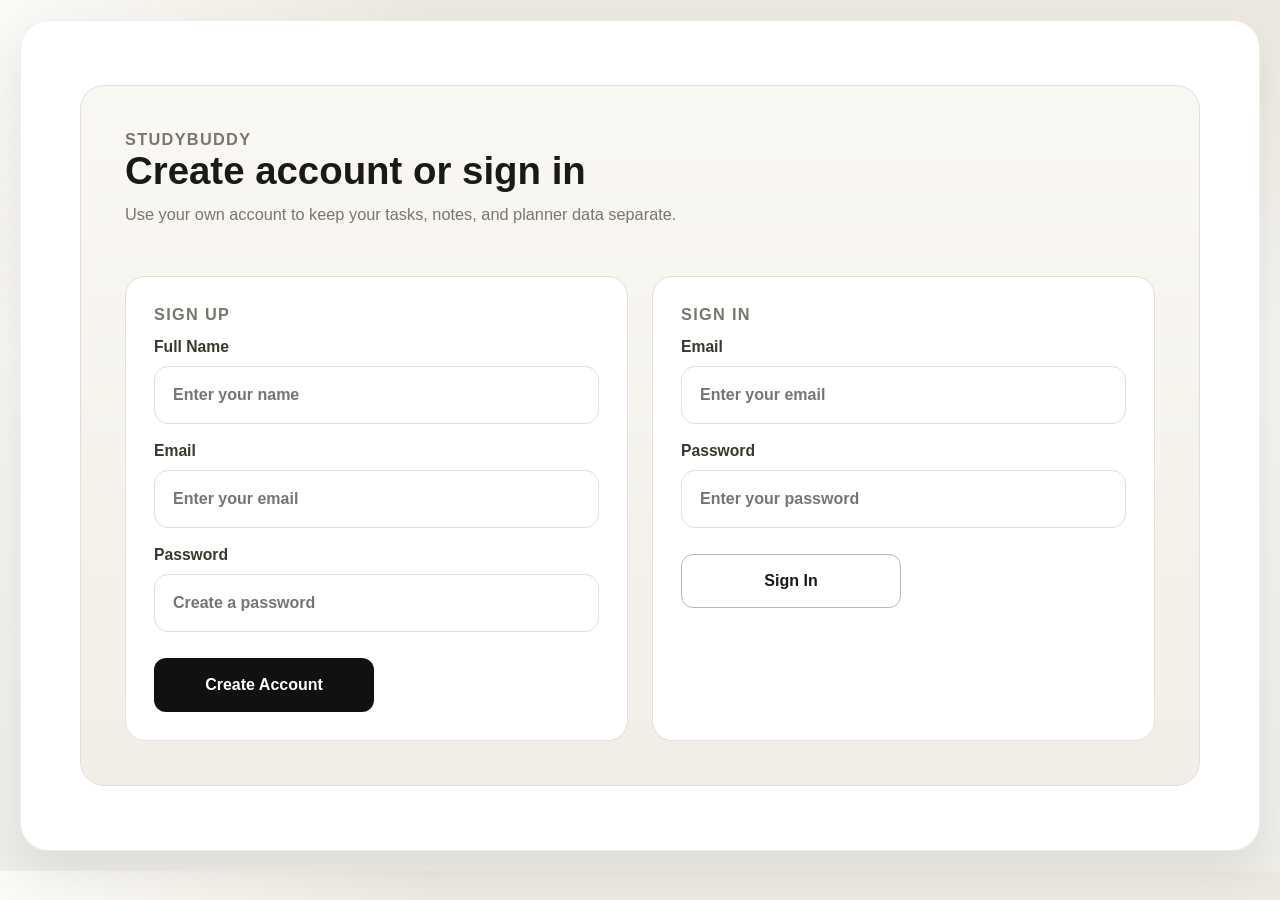
<file: index.html>
<!DOCTYPE html>
<html lang="en">
<head>
    <meta charset="UTF-8">
    <meta name="viewport" content="width=device-width, initial-scale=1.0">
    <title>StudyBuddy Dashboard</title>
    <link rel="stylesheet" href="style.css">
</head>
<body data-page="dashboard">
    <div class="app-shell">
        <aside class="sidebar">
            <div class="brand">
                <div class="brand-dot"></div>
                <span>StudyBuddy</span>
            </div>

            <nav class="sidebar-nav">
                <a class="nav-item" data-page="dashboard" href="dashboard.html">Dashboard</a>
                <a class="nav-item" data-page="calendar" href="calendar.html">Calendar</a>
                <a class="nav-item" data-page="add-task" href="add-task.html">Add Task</a>
                <a class="nav-item" data-page="progress" href="progress.html">Progress</a>
                <a class="nav-item" data-page="ai" href="ai.html">AI</a>
                <a class="nav-item" data-page="notes" href="notes.html">Notes</a>
                <a class="nav-item" data-page="settings" href="settings.html">Settings</a>
            </nav>
        </aside>

        <div class="main-panel">
            <header class="topbar">
                <nav class="top-nav">
                    <a href="dashboard.html">Dashboard</a>
                    <a href="calendar.html">Calendar</a>
                    <a href="progress.html">Progress</a>
                    <a href="ai.html">AI</a>
                    <a href="notes.html">Notes</a>
                </nav>

                <div class="topbar-actions">
                    <form class="search-box">
                        <input type="search" placeholder="Search study tasks">
                    </form>
                    <button class="ghost-button small-button" type="button" data-logout>Log Out</button>
                </div>
            </header>

            <main class="dashboard">
                <section class="hero" id="dashboard">
                    <div class="hero-copy">
                        <p class="eyebrow">StudyBuddy Dashboard</p>
                        <h1>Welcome back, <span id="user-name">Student</span></h1>
                        <p>Your study plan updates automatically from task entries, completed work, and the study settings you choose.</p>
                    </div>
                    <div class="hero-actions">
                        <a class="primary-button" href="calendar.html">View Calendar</a>
                        <a class="ghost-button" href="add-task.html">Create Task</a>
                    </div>
                </section>

                <section class="dashboard-overview content-section">
                    <article class="overview-card spotlight-card">
                        <p class="card-label">Dashboard Focus</p>
                        <h2>Today&apos;s AI study flow is organized around the tasks that need attention first.</h2>
                        <p>The planner weighs deadline urgency, task difficulty, workload, and priority so the dashboard, calendar, and progress pages stay aligned.</p>
                    </article>

                    <div class="overview-card-grid">
                        <article class="overview-card mini-stat-card">
                            <p class="card-label">Today&apos;s Tasks</p>
                            <strong id="priority-count">0</strong>
                            <span>Tasks in your active plan</span>
                        </article>

                        <article class="overview-card mini-stat-card">
                            <p class="card-label">Hours Planned</p>
                            <strong id="planned-hours">0.0 hrs</strong>
                            <span>Study time scheduled this week</span>
                        </article>
                    </div>
                </section>

                <section class="content-section layout-grid">
                    <section class="panel-card study-plan-panel">
                        <div class="section-heading compact-heading">
                            <div>
                                <p class="card-label">Today&apos;s Study Plan</p>
                                <h2>AI generated daily schedule</h2>
                            </div>
                            <span class="section-caption">Recommended order based on scores and nearest deadlines</span>
                        </div>
                        <div class="study-plan-grid" id="study-plan-grid"></div>
                    </section>

                    <section class="panel-card analytics-panel">
                        <div class="section-heading compact-heading">
                            <div>
                                <p class="card-label">Study Progress Summary</p>
                                <h2>Live planner insights</h2>
                            </div>
                        </div>
                        <div class="analytics-grid">
                            <article class="analytics-card">
                                <p>Total Study Hours</p>
                                <strong id="total-study-hours">0.0 hrs</strong>
                                <span>Combined active and completed task hours</span>
                            </article>
                            <article class="analytics-card">
                                <p>Average Study Time</p>
                                <strong id="average-study-time">0.0 hrs</strong>
                                <span>Average workload per task</span>
                            </article>
                        </div>
                    </section>
                </section>

                <section class="content-section layout-grid">
                    <section class="panel-card deadlines-panel">
                        <div class="section-heading compact-heading">
                            <div>
                                <p class="card-label">Upcoming Deadlines</p>
                                <h2>Your next academic checkpoints</h2>
                            </div>
                        </div>
                        <div class="deadline-grid"></div>
                    </section>

                    <section class="panel-card ai-priorities-panel">
                        <div class="section-heading compact-heading">
                            <div>
                                <p class="card-label">AI-Generated Study Priorities</p>
                                <h2>Priority by urgency</h2>
                            </div>
                            <a class="secondary-button" href="add-task.html">Add Task</a>
                        </div>
                        <div class="priority-board" id="priority-board"></div>
                    </section>
                </section>

                <section class="content-section task-section">
                    <div class="section-heading">
                        <h2>Study Tasks</h2>
                        <span class="section-caption">Current tasks aligned with the dashboard priorities</span>
                    </div>

                    <div class="task-layout">
                        <div class="user-summary">
                            <div class="avatar-placeholder"></div>
                            <div>
                                <h3>Weekly Snapshot</h3>
                                <p id="task-summary">Your current study load will appear here.</p>
                            </div>
                        </div>

                        <div class="task-card-row" id="task-card-row"></div>
                    </div>
                </section>

                <section class="content-section quick-task-panel">
                    <div class="section-heading">
                        <h2>Quick Task Creation</h2>
                        <span class="section-caption">Add a task here and the planner updates across the full system</span>
                    </div>
                    <form class="task-form" id="task-form">
                        <label>
                            Task Title
                            <input id="task-title" type="text" name="title" placeholder="Enter task title" required>
                        </label>
                        <label>
                            Subject
                            <input id="task-subject" type="text" name="subject" placeholder="Enter subject">
                        </label>
                        <label>
                            Due Date
                            <input id="task-date" type="date" name="dueDate" required>
                        </label>
                        <label>
                            Priority
                            <select id="task-priority" name="priority">
                                <option value="Urgent">Urgent</option>
                                <option value="High">High</option>
                                <option value="Medium" selected>Medium</option>
                                <option value="Low">Low</option>
                            </select>
                        </label>
                        <label>
                            Difficulty
                            <select id="task-difficulty" name="difficulty">
                                <option value="Challenging">Challenging</option>
                                <option value="Moderate" selected>Moderate</option>
                                <option value="Light">Light</option>
                            </select>
                        </label>
                        <label>
                            Study Hours
                            <input id="task-hours" type="number" name="hours" min="0.5" step="0.5" value="1.5" required>
                        </label>
                        <div class="form-actions">
                            <button class="ghost-button" type="reset">Clear</button>
                            <button class="primary-button button-reset" type="submit">Save Task</button>
                        </div>
                    </form>
                </section>

                <section class="quote-panel">
                    <p>StudyBuddy keeps your dashboard, schedule, progress charts, and notes connected through one planner model.</p>
                </section>
            </main>

            <footer class="footer">
                <a href="about.html">About</a>
                <a href="notes.html">Notes</a>
                <a href="settings.html">Settings</a>
            </footer>
        </div>
    </div>
    <script src="script.js"></script>
</body>
</html>
</file>
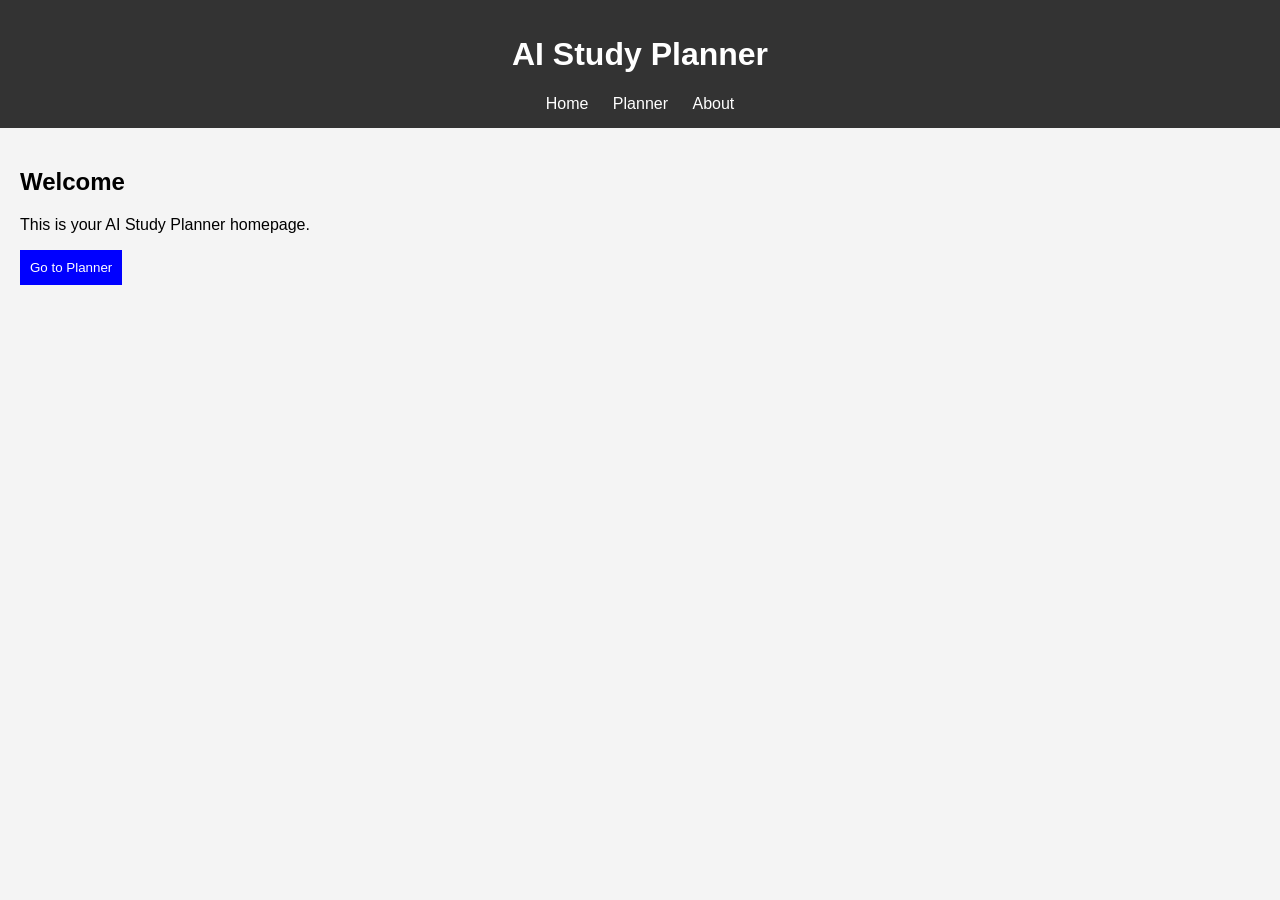
<file: web/index.html>
<!DOCTYPE html>
<html>
<head>
    <title>AI Study Planner</title>
    <link rel="stylesheet" href="style.css">
</head>
<body>

<header>
    <h1>AI Study Planner</h1>
    <nav>
        <a href="index.html">Home</a>
        <a href="planner.html">Planner</a>
        <a href="about.html">About</a>
    </nav>
</header>

<main>
    <h2>Welcome</h2>
    <p>This is your AI Study Planner homepage.</p>

    <button onclick="location.href='planner.html'">
        Go to Planner
    </button>
</main>

</body>
</html>
</file>
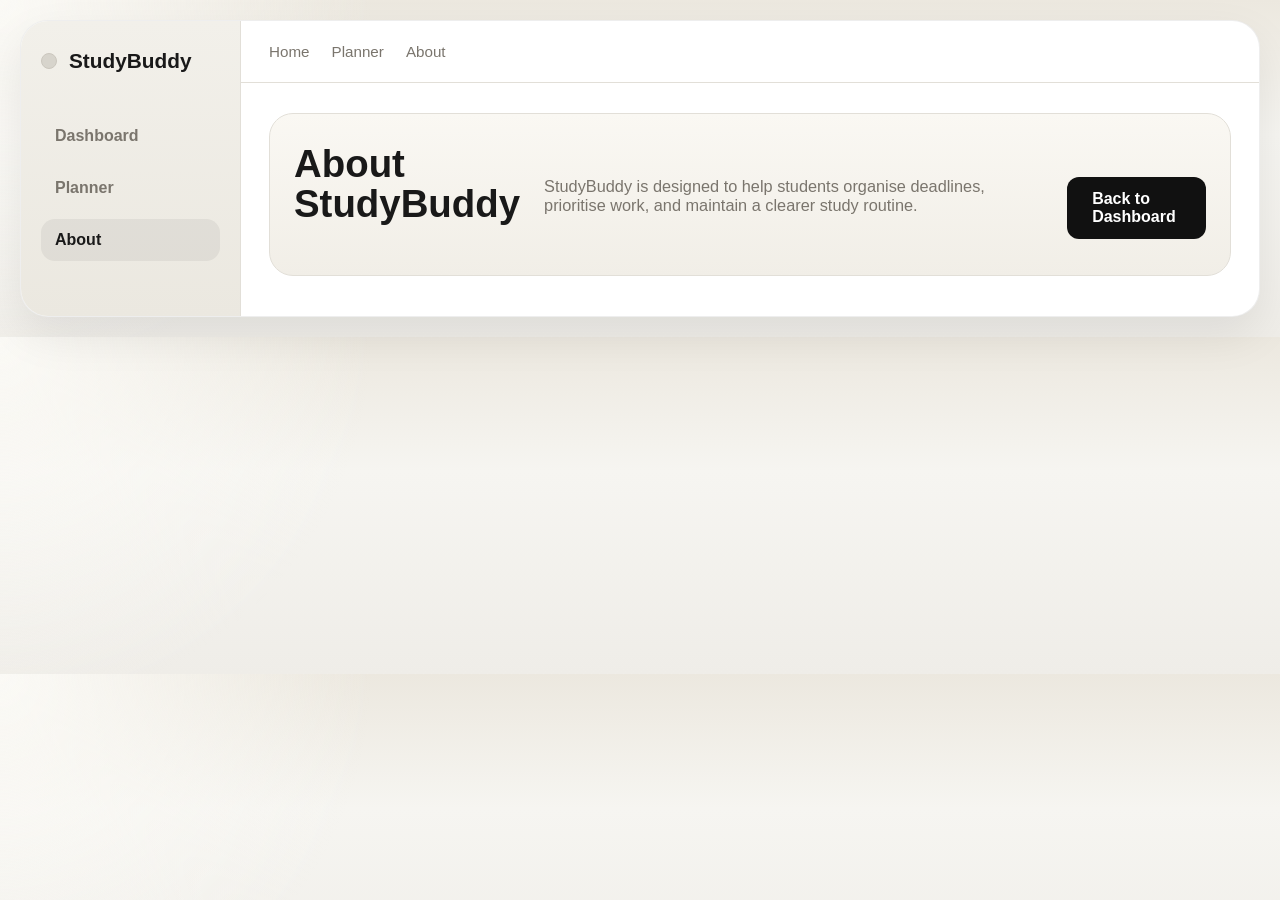
<file: about.html>
<!DOCTYPE html>
<html lang="en">
<head>
    <meta charset="UTF-8">
    <meta name="viewport" content="width=device-width, initial-scale=1.0">
    <title>About | StudyBuddy</title>
    <link rel="stylesheet" href="style.css">
</head>
<body>
    <div class="app-shell">
        <aside class="sidebar">
            <div class="brand">
                <div class="brand-dot"></div>
                <span>StudyBuddy</span>
            </div>

            <nav class="sidebar-nav">
                <a class="nav-item" href="index.html">Dashboard</a>
                <a class="nav-item" href="planner.html">Planner</a>
                <a class="nav-item active" href="about.html">About</a>
            </nav>
        </aside>

        <div class="main-panel">
            <header class="topbar">
                <nav class="top-nav">
                    <a href="index.html">Home</a>
                    <a href="planner.html">Planner</a>
                    <a href="about.html">About</a>
                </nav>
            </header>

            <main class="dashboard">
                <section class="hero">
                    <h1>About StudyBuddy</h1>
                    <p>StudyBuddy is designed to help students organise deadlines, prioritise work, and maintain a clearer study routine.</p>
                    <a class="primary-button" href="index.html">Back to Dashboard</a>
                </section>
            </main>
        </div>
    </div>
</body>
</html>
</file>
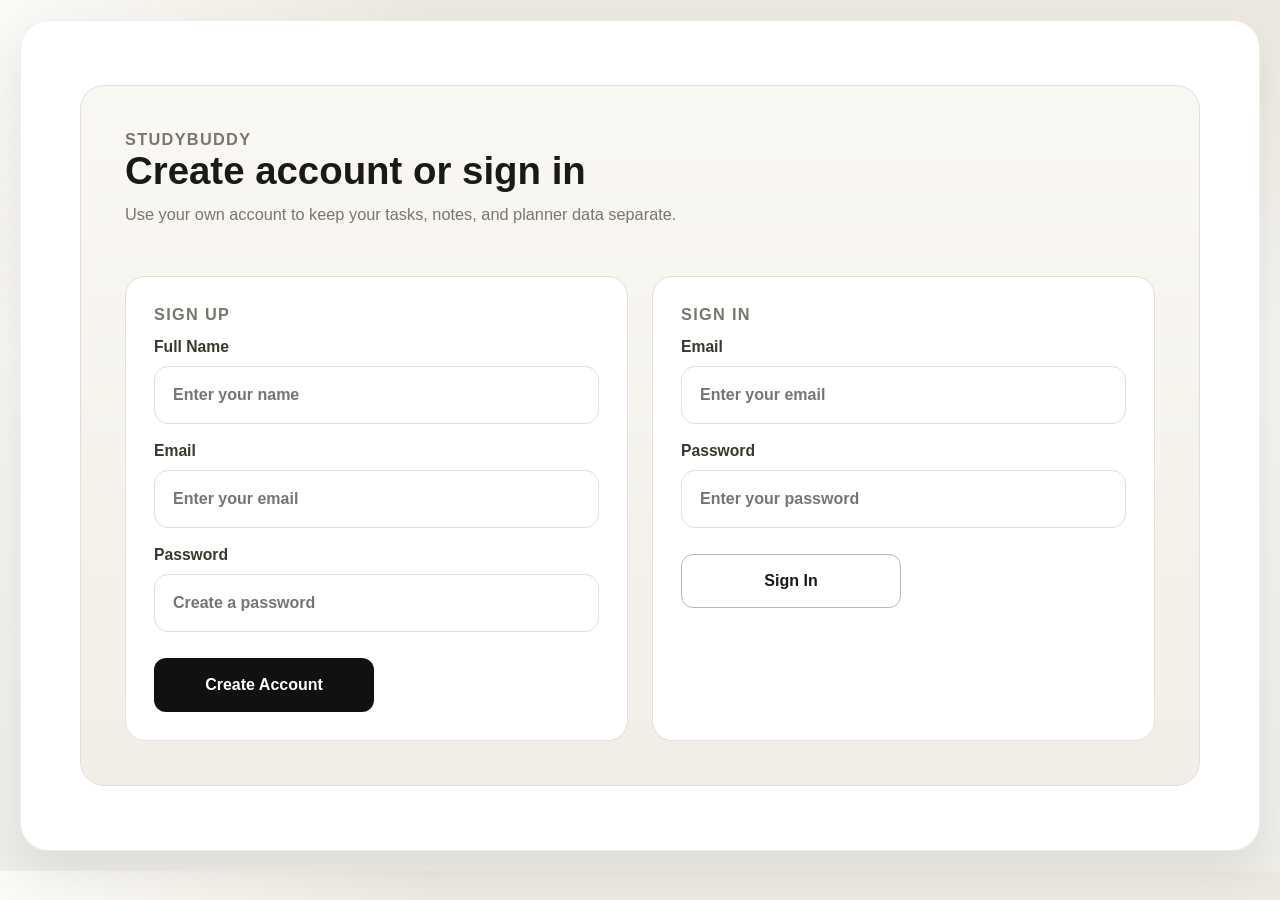
<file: add-task.html>
<!DOCTYPE html>
<html lang="en">
<head>
    <meta charset="UTF-8">
    <meta name="viewport" content="width=device-width, initial-scale=1.0">
    <title>Add Task | StudyBuddy</title>
    <link rel="stylesheet" href="style.css">
</head>
<body data-page="add-task">
    <div class="app-shell">
        <aside class="sidebar">
            <div class="brand">
                <div class="brand-dot"></div>
                <span>StudyBuddy</span>
            </div>
            <nav class="sidebar-nav">
                <a class="nav-item" data-page="dashboard" href="dashboard.html">Dashboard</a>
                <a class="nav-item" data-page="calendar" href="calendar.html">Calendar</a>
                <a class="nav-item" data-page="add-task" href="add-task.html">Add Task</a>
                <a class="nav-item" data-page="progress" href="progress.html">Progress</a>
                <a class="nav-item" data-page="ai" href="ai.html">AI</a>
                <a class="nav-item" data-page="notes" href="notes.html">Notes</a>
                <a class="nav-item" data-page="settings" href="settings.html">Settings</a>
            </nav>
        </aside>
        <div class="main-panel">
            <header class="topbar">
                <nav class="top-nav">
                    <a href="dashboard.html">Dashboard</a>
                    <a href="calendar.html">Calendar</a>
                    <a href="progress.html">Progress</a>
                    <a href="ai.html">AI</a>
                    <a href="notes.html">Notes</a>
                </nav>
                <div class="topbar-actions">
                    <form class="search-box">
                        <input type="search" placeholder="Search tasks">
                    </form>
                    <button class="ghost-button small-button" type="button" data-logout>Log Out</button>
                </div>
            </header>
            <main class="dashboard">
                <section class="hero">
                    <div class="hero-copy">
                        <p class="eyebrow">Task Input</p>
                        <h1>Add a task into the planner</h1>
                        <p>Saving a task updates the dashboard, study calendar, progress statistics, and task table automatically.</p>
                    </div>
                </section>

                <section class="dashboard-overview content-section">
                    <article class="overview-card mini-stat-card">
                        <p class="card-label">Projected Active Tasks</p>
                        <strong id="preview-task-count">0</strong>
                        <span>Updates while you fill in the form</span>
                    </article>
                    <article class="overview-card mini-stat-card">
                        <p class="card-label">Projected Study Hours</p>
                        <strong id="preview-total-hours">0.0 hrs</strong>
                        <span>Estimated active workload after saving</span>
                    </article>
                </section>

                <section class="content-section quick-task-panel">
                    <div class="section-heading">
                        <h2>Task Form</h2>
                        <span class="section-caption">Use one data model across every planner page</span>
                    </div>
                    <form class="task-form" id="task-form">
                        <label>
                            Task Title
                            <input id="task-title" type="text" name="title" placeholder="Enter task title" required>
                        </label>
                        <label>
                            Subject
                            <input id="task-subject" type="text" name="subject" placeholder="Enter subject">
                        </label>
                        <label>
                            Due Date
                            <input id="task-date" type="date" name="dueDate" required>
                        </label>
                        <label>
                            Priority
                            <select id="task-priority" name="priority">
                                <option value="Urgent">Urgent</option>
                                <option value="High">High</option>
                                <option value="Medium" selected>Medium</option>
                                <option value="Low">Low</option>
                            </select>
                        </label>
                        <label>
                            Difficulty
                            <select id="task-difficulty" name="difficulty">
                                <option value="Challenging">Challenging</option>
                                <option value="Moderate" selected>Moderate</option>
                                <option value="Light">Light</option>
                            </select>
                        </label>
                        <label>
                            Study Hours
                            <input id="task-hours" type="number" name="hours" min="0.5" step="0.5" value="1.5" required>
                        </label>
                        <div class="form-actions">
                            <button class="ghost-button" type="reset">Clear</button>
                            <button class="primary-button button-reset" type="submit">Save Task</button>
                        </div>
                    </form>
                </section>

                <section class="content-section">
                    <div class="section-heading">
                        <h2>Current Tasks</h2>
                        <span class="section-caption">Mark tasks complete to update the live analytics and charts</span>
                    </div>
                    <article class="table-card table-wrap">
                        <table>
                            <thead>
                                <tr>
                                    <th>Title</th>
                                    <th>Subject</th>
                                    <th>Deadline</th>
                                    <th>Priority</th>
                                    <th>Hours</th>
                                    <th>Status</th>
                                    <th>Action</th>
                                </tr>
                            </thead>
                            <tbody id="task-table-body"></tbody>
                        </table>
                    </article>
                </section>
            </main>
            <footer class="footer">
                <a href="dashboard.html">Dashboard</a>
                <a href="calendar.html">Calendar</a>
                <a href="notes.html">Notes</a>
            </footer>
        </div>
    </div>
    <script src="script.js"></script>
</body>
</html>
</file>
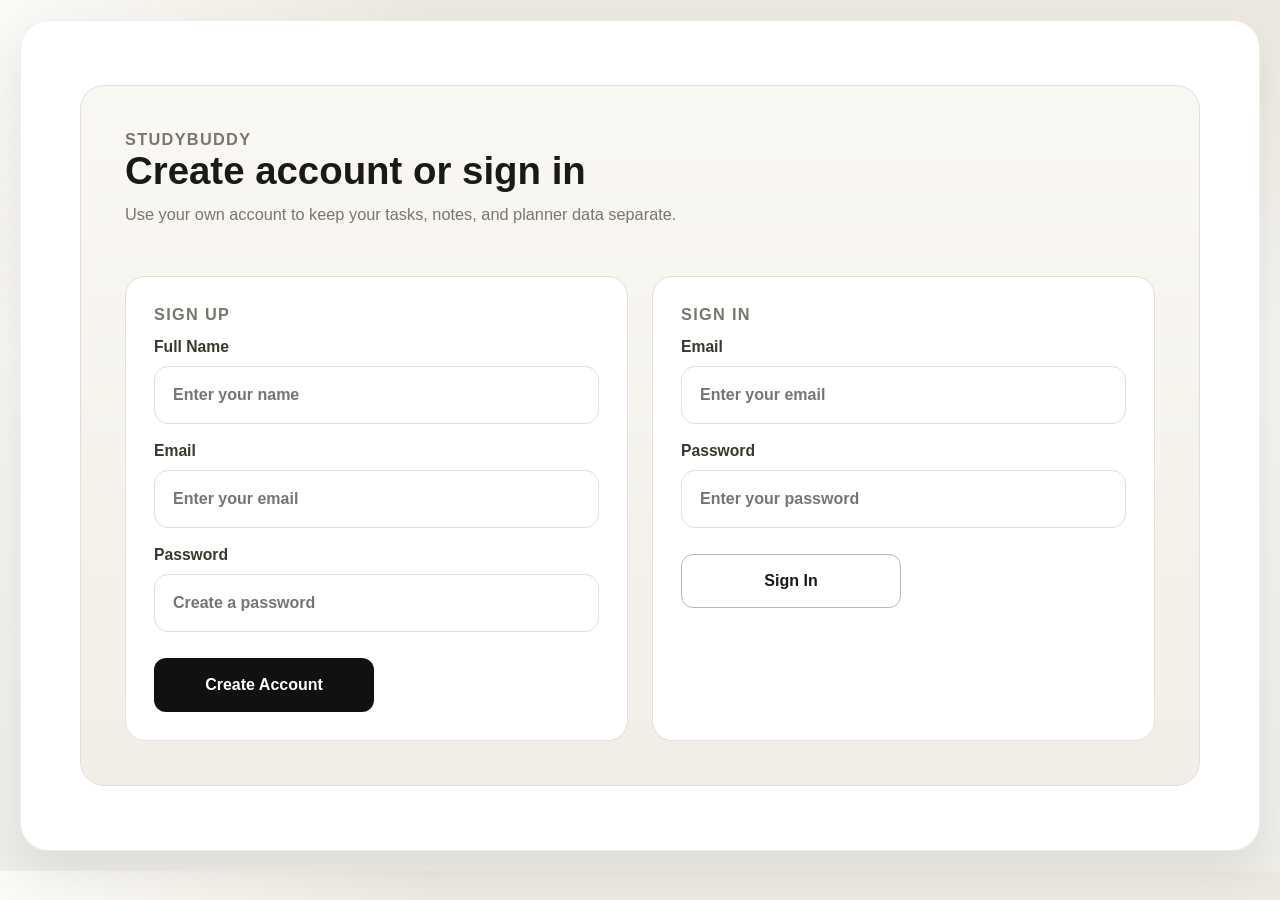
<file: ai.html>
<!DOCTYPE html>
<html lang="en">
<head>
    <meta charset="UTF-8">
    <meta name="viewport" content="width=device-width, initial-scale=1.0">
    <title>Ask Gemini | StudyBuddy</title>
    <link rel="stylesheet" href="style.css">
</head>
<body data-page="ai">
    <div class="app-shell">
        <aside class="sidebar">
            <div class="brand">
                <div class="brand-dot"></div>
                <span>StudyBuddy</span>
            </div>
            <nav class="sidebar-nav">
                <a class="nav-item" data-page="dashboard" href="dashboard.html">Dashboard</a>
                <a class="nav-item" data-page="calendar" href="calendar.html">Calendar</a>
                <a class="nav-item" data-page="add-task" href="add-task.html">Add Task</a>
                <a class="nav-item" data-page="progress" href="progress.html">Progress</a>
                <a class="nav-item" data-page="ai" href="ai.html">AI</a>
                <a class="nav-item" data-page="notes" href="notes.html">Notes</a>
                <a class="nav-item" data-page="settings" href="settings.html">Settings</a>
            </nav>
        </aside>
        <div class="main-panel">
            <header class="topbar">
                <nav class="top-nav">
                    <a href="dashboard.html">Dashboard</a>
                    <a href="calendar.html">Calendar</a>
                    <a href="progress.html">Progress</a>
                    <a href="ai.html">AI</a>
                </nav>
                <div class="topbar-actions">
                    <form class="search-box">
                        <input type="search" placeholder="Search AI tools">
                    </form>
                    <button class="ghost-button small-button" type="button" data-logout>Log Out</button>
                </div>
            </header>
            <main class="dashboard">
                <section class="hero">
                    <div class="hero-copy">
                        <p class="eyebrow">Ask Gemini</p>
                        <h1>Generate a study plan from your current tasks</h1>
                        <p>Gemini helps organise your workload into a clearer study plan using the tasks already saved in StudyBuddy.</p>
                    </div>
                    <div class="hero-actions">
                        <a class="primary-button" href="#ask-gemini">Generate a Plan</a>
                        <a class="ghost-button" href="dashboard.html">Back to Dashboard</a>
                    </div>
                </section>
                <section class="content-section ai-workspace-grid">
                    <section class="panel-card ai-canvas" id="ask-gemini">
                        <div class="section-heading compact-heading">
                            <div>
                                <p class="card-label">Study Plan Generator</p>
                                <h2>Ask Gemini what to focus on next</h2>
                            </div>
                            <span class="section-caption">Build a personalised study plan from your saved tasks</span>
                        </div>
                        <form class="notes-form ai-generator-form" id="gemini-form">
                            <label>
                                What do you want help with?
                                <textarea id="gemini-prompt" placeholder="Example: Build me a realistic plan for this week and prioritise the closest deadlines."></textarea>
                            </label>
                            <div class="form-actions">
                                <button class="primary-button button-reset" type="submit">Generate Study Plan</button>
                            </div>
                        </form>

                        <div class="ai-result-shell">
                            <article class="ai-result-card">
                                <p class="card-label">Gemini Summary</p>
                                <h3 id="gemini-summary-title">No plan generated yet</h3>
                                <p class="task-meta" id="gemini-summary-text">Submit a prompt and StudyBuddy will create a study plan from your current tasks.</p>
                            </article>

                            <article class="ai-result-card">
                                <div class="section-heading compact-heading">
                                    <div>
                                        <p class="card-label">Generated Sessions</p>
                                        <h3>Recommended study blocks</h3>
                                    </div>
                                </div>
                                <div class="ai-session-list" id="gemini-session-list">
                                    <div class="ai-session-card empty-card">
                                        <strong>Waiting for input</strong>
                                        <p class="task-meta">Your generated study sessions will appear here.</p>
                                    </div>
                                </div>
                            </article>
                        </div>
                    </section>
                    <aside class="widget-stack">
                        <article class="side-widget">
                            <p class="card-label">How It Works</p>
                            <h3>Uses your saved tasks</h3>
                            <p class="task-meta">Gemini reads the tasks already stored in StudyBuddy and builds a suggested weekly focus plan.</p>
                        </article>
                        <article class="side-widget">
                            <p class="card-label">Gemini Setup</p>
                            <h3 id="gemini-model-name">Gemini model</h3>
                            <p class="task-meta" id="gemini-config-status">Gemini is configured through the app settings and used to support study planning features.</p>
                        </article>
                        <article class="side-widget">
                            <p class="card-label">Study Support</p>
                            <h3>Smarter planning</h3>
                            <p class="task-meta">Use Ask Gemini to organise priorities, break work into sessions, and shape a clearer weekly plan.</p>
                        </article>
                    </aside>
                </section>
            </main>
            <footer class="footer">
                <a href="dashboard.html">Dashboard</a>
                <a href="notes.html">Notes</a>
                <a href="settings.html">Settings</a>
            </footer>
        </div>
    </div>
    <script src="script.js"></script>
</body>
</html>
</file>
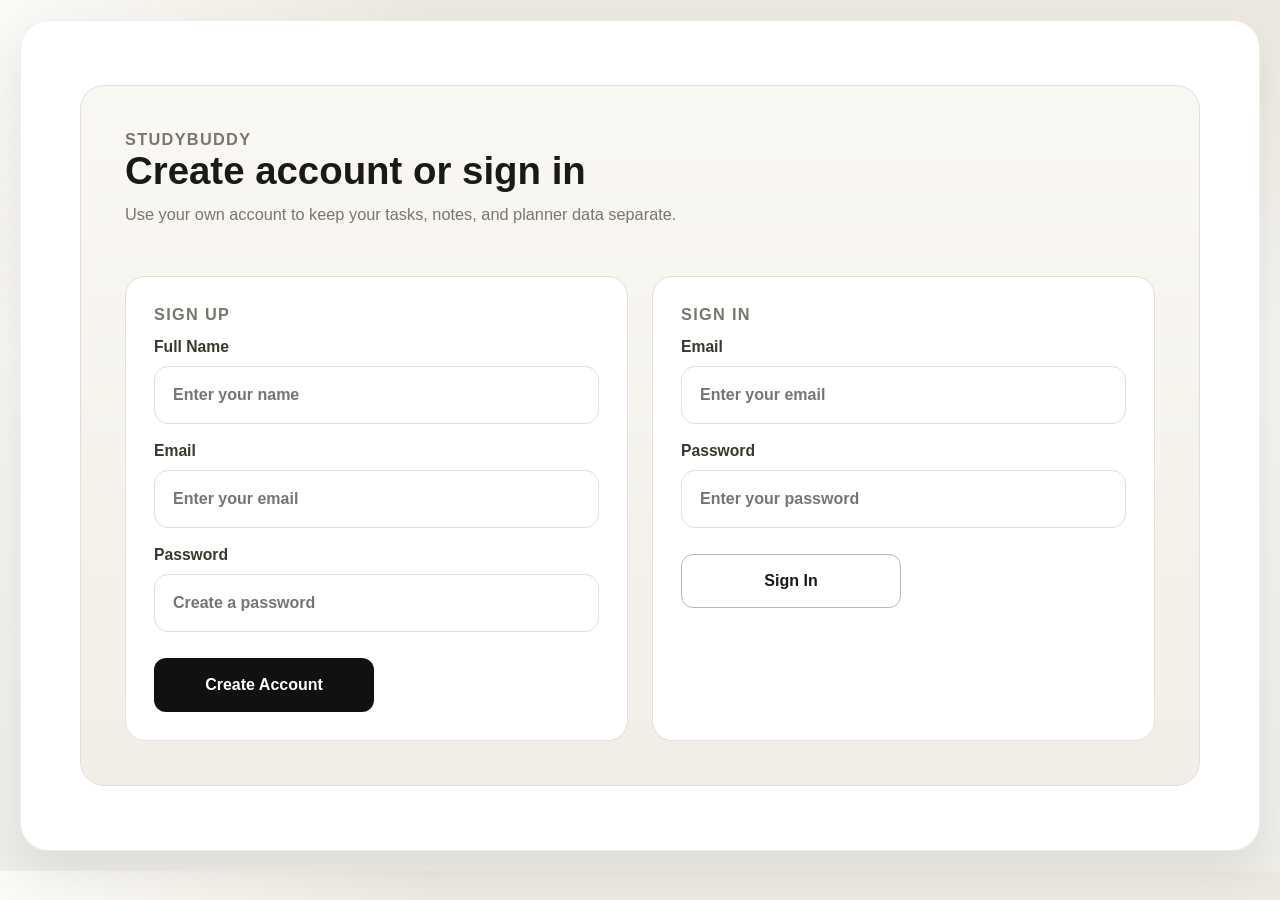
<file: calendar.html>
<!DOCTYPE html>
<html lang="en">
<head>
    <meta charset="UTF-8">
    <meta name="viewport" content="width=device-width, initial-scale=1.0">
    <title>Calendar | StudyBuddy</title>
    <link rel="stylesheet" href="style.css">
</head>
<body data-page="calendar">
    <div class="app-shell">
        <aside class="sidebar">
            <div class="brand">
                <div class="brand-dot"></div>
                <span>StudyBuddy</span>
            </div>
            <nav class="sidebar-nav">
                <a class="nav-item" data-page="dashboard" href="dashboard.html">Dashboard</a>
                <a class="nav-item" data-page="calendar" href="calendar.html">Calendar</a>
                <a class="nav-item" data-page="add-task" href="add-task.html">Add Task</a>
                <a class="nav-item" data-page="progress" href="progress.html">Progress</a>
                <a class="nav-item" data-page="ai" href="ai.html">AI</a>
                <a class="nav-item" data-page="notes" href="notes.html">Notes</a>
                <a class="nav-item" data-page="settings" href="settings.html">Settings</a>
            </nav>
        </aside>
        <div class="main-panel">
            <header class="topbar">
                <nav class="top-nav">
                    <a href="dashboard.html">Dashboard</a>
                    <a href="calendar.html">Calendar</a>
                    <a href="add-task.html">Add Task</a>
                    <a href="ai.html">AI</a>
                    <a href="notes.html">Notes</a>
                </nav>
                <div class="topbar-actions">
                    <form class="search-box">
                        <input type="search" placeholder="Search weekly study blocks">
                    </form>
                    <button class="ghost-button small-button" type="button" data-logout>Log Out</button>
                </div>
            </header>
            <main class="dashboard">
                <section class="hero">
                    <div class="hero-copy">
                        <p class="eyebrow">Weekly Schedule</p>
                        <h1>Calendar study view</h1>
                        <p>Tasks are placed into a seven-day schedule using urgency, difficulty, workload, and your preferred daily hours.</p>
                    </div>
                    <div class="hero-actions">
                        <a class="primary-button" href="add-task.html">Add New Task</a>
                        <a class="ghost-button" href="progress.html">View Progress</a>
                    </div>
                </section>
                <section class="content-section">
                    <div class="section-heading">
                        <h2>Weekly Study Schedule</h2>
                        <span class="section-caption">Tasks appear in recommended order based on deadline urgency</span>
                    </div>
                    <div class="calendar-week-grid" id="calendar-week-grid"></div>
                </section>
                <section class="content-section">
                    <div class="section-heading">
                        <h2>Planned Study Blocks</h2>
                        <span class="section-caption">Generated from the current AI study plan</span>
                    </div>
                    <div class="study-plan-list" id="study-plan-list"></div>
                </section>
            </main>
            <footer class="footer">
                <a href="dashboard.html">Dashboard</a>
                <a href="progress.html">Progress</a>
                <a href="notes.html">Notes</a>
            </footer>
        </div>
    </div>
    <script src="script.js"></script>
</body>
</html>
</file>
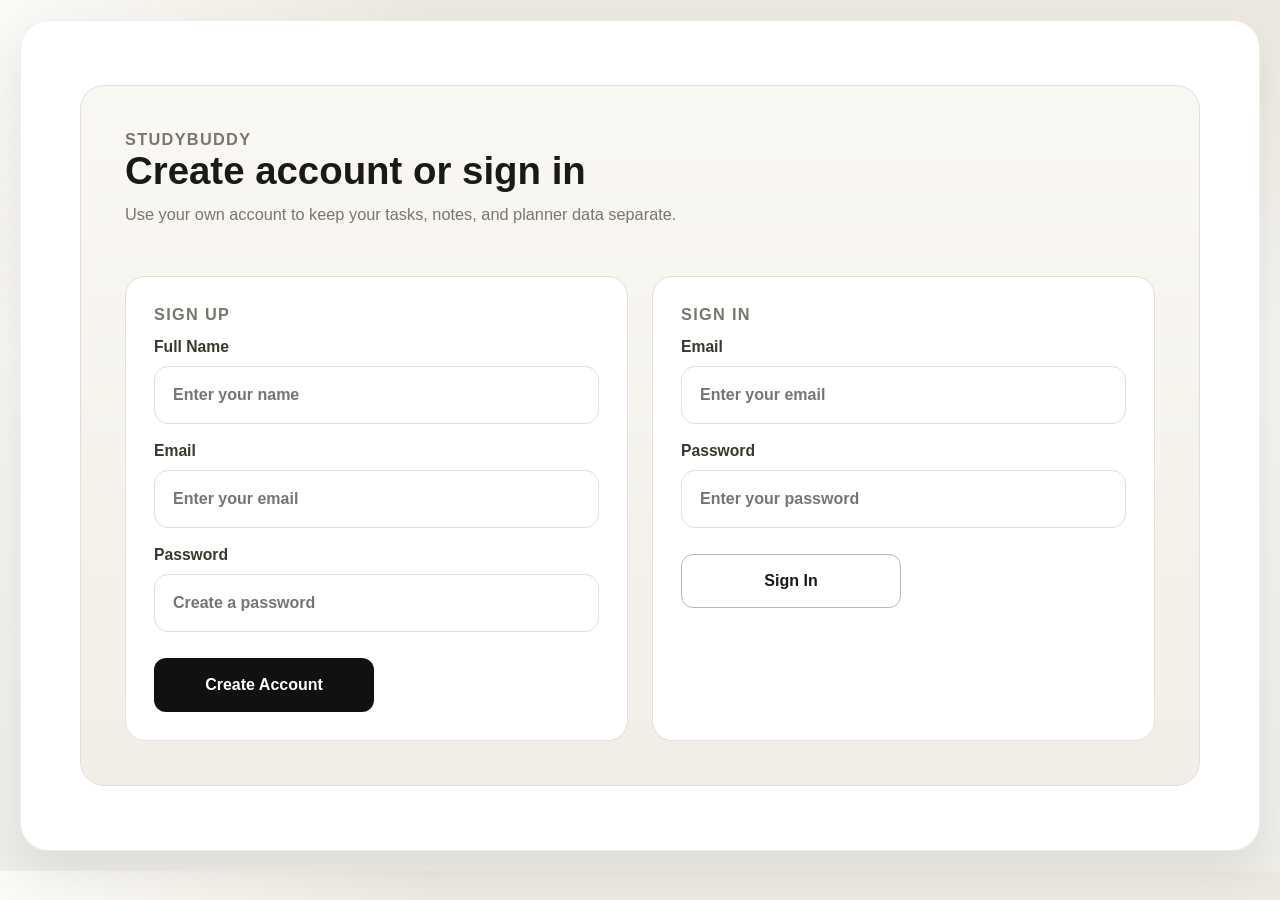
<file: login.html>
<!DOCTYPE html>
<html lang="en">
<head>
    <meta charset="UTF-8">
    <meta name="viewport" content="width=device-width, initial-scale=1.0">
    <title>Login | StudyBuddy</title>
    <link rel="stylesheet" href="style.css">
</head>
<body data-page="login">
    <div class="app-shell">
        <div class="main-panel">
            <main class="login-layout">
                <section class="login-panel">
                    <p class="eyebrow">StudyBuddy</p>
                    <h2>Create account or sign in</h2>
                    <p>Use your own account to keep your tasks, notes, and planner data separate.</p>
                    <p class="auth-message" id="auth-message"></p>

                    <div class="auth-grid">
                        <section class="auth-card">
                            <p class="card-label">Sign Up</p>
                            <form class="login-form auth-form" id="signup-form">
                                <label>
                                    Full Name
                                    <input id="signup-name" type="text" placeholder="Enter your name" required>
                                </label>
                                <label>
                                    Email
                                    <input id="signup-email" type="email" placeholder="Enter your email" required>
                                </label>
                                <label class="auth-span">
                                    Password
                                    <input id="signup-password" type="password" placeholder="Create a password" required>
                                </label>
                                <div class="form-actions">
                                    <button class="primary-button button-reset" type="submit">Create Account</button>
                                </div>
                            </form>
                        </section>

                        <section class="auth-card">
                            <p class="card-label">Sign In</p>
                            <form class="login-form auth-form" id="signin-form">
                                <label>
                                    Email
                                    <input id="signin-email" type="email" placeholder="Enter your email" required>
                                </label>
                                <label>
                                    Password
                                    <input id="signin-password" type="password" placeholder="Enter your password" required>
                                </label>
                                <div class="form-actions">
                                    <button class="ghost-button" type="submit">Sign In</button>
                                </div>
                            </form>
                        </section>
                    </div>
                </section>
            </main>
        </div>
    </div>
    <script src="script.js"></script>
</body>
</html>
</file>
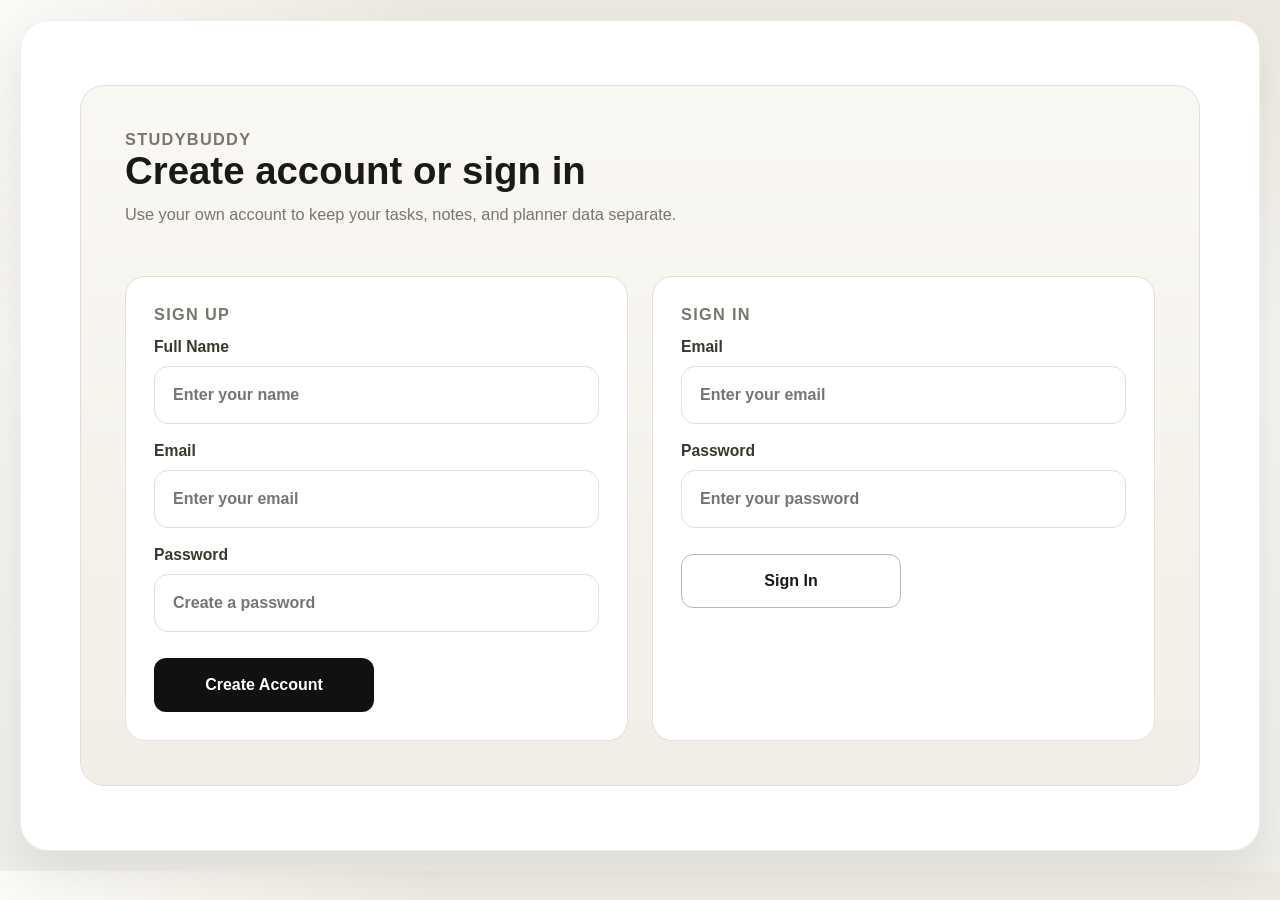
<file: notes.html>
<!DOCTYPE html>
<html lang="en">
<head>
    <meta charset="UTF-8">
    <meta name="viewport" content="width=device-width, initial-scale=1.0">
    <title>Notes | StudyBuddy</title>
    <link rel="stylesheet" href="style.css">
</head>
<body data-page="notes">
    <div class="app-shell">
        <aside class="sidebar">
            <div class="brand">
                <div class="brand-dot"></div>
                <span>StudyBuddy</span>
            </div>
            <nav class="sidebar-nav">
                <a class="nav-item" data-page="dashboard" href="dashboard.html">Dashboard</a>
                <a class="nav-item" data-page="calendar" href="calendar.html">Calendar</a>
                <a class="nav-item" data-page="add-task" href="add-task.html">Add Task</a>
                <a class="nav-item" data-page="progress" href="progress.html">Progress</a>
                <a class="nav-item" data-page="ai" href="ai.html">AI</a>
                <a class="nav-item" data-page="notes" href="notes.html">Notes</a>
                <a class="nav-item" data-page="settings" href="settings.html">Settings</a>
            </nav>
        </aside>
        <div class="main-panel">
            <header class="topbar">
                <nav class="top-nav">
                    <a href="dashboard.html">Dashboard</a>
                    <a href="calendar.html">Calendar</a>
                    <a href="progress.html">Progress</a>
                    <a href="ai.html">AI</a>
                    <a href="notes.html">Notes</a>
                </nav>
                <div class="topbar-actions">
                    <form class="search-box">
                        <input type="search" placeholder="Search notes">
                    </form>
                    <button class="ghost-button small-button" type="button" data-logout>Log Out</button>
                </div>
            </header>
            <main class="dashboard">
                <section class="hero">
                    <div class="hero-copy">
                        <p class="eyebrow">Notes</p>
                        <h1>Save notes for each task</h1>
                        <p>Choose a saved task and write notes in a larger workspace.</p>
                    </div>
                    <div class="hero-actions">
                        <article class="overview-card mini-stat-card notes-stat">
                            <p class="card-label">Saved Notes</p>
                            <strong id="notes-count">0</strong>
                            <span>Notes in your account</span>
                        </article>
                    </div>
                </section>
                <section class="content-section notes-workspace notes-workspace-expanded">
                    <section class="panel-card notes-editor-card">
                        <div class="section-heading compact-heading">
                            <div>
                                <p class="card-label">New Note</p>
                                <h2>Write note</h2>
                            </div>
                        </div>
                        <div class="notes-editor-status" id="notes-editor-status">Create a new note</div>
                        <div class="notes-toolbar">
                            <span class="notes-toolbar-pill">Focused writing space</span>
                            <span class="notes-toolbar-pill">Task-linked notes</span>
                        </div>
                        <form class="notes-form notes-form-expanded" id="notes-form">
                            <input id="editing-note-id" type="hidden">
                            <div class="notes-meta-grid">
                                <label>
                                    Note Title
                                    <input id="note-title" type="text" placeholder="Lecture summary" required>
                                </label>
                                <label>
                                    Attach To Task
                                    <select id="note-task"></select>
                                </label>
                                <label>
                                    Subject
                                    <input id="note-subject" type="text" placeholder="Optional for general notes">
                                </label>
                            </div>
                            <label class="notes-body-label">
                                Note Content
                                <textarea id="note-body" rows="22" placeholder="Write your notes here..." required></textarea>
                            </label>
                            <div class="form-actions">
                                <button class="primary-button button-reset" type="submit">Save Note</button>
                                <button class="ghost-button" id="cancel-note-edit" type="button">Cancel Edit</button>
                            </div>
                        </form>
                    </section>
                    <aside class="panel-card notes-side-panel">
                        <div class="section-heading compact-heading">
                            <div>
                                <p class="card-label">Saved Notes</p>
                                <h2>Your note list</h2>
                            </div>
                        </div>
                        <div class="widget-stack">
                            <article class="side-widget">
                                <p class="card-label">Writing View</p>
                                <h3>Document style layout</h3>
                                <p class="task-meta">Use this side space for note browsing while the main editor stays large and focused.</p>
                            </article>
                        </div>
                        <div class="notes-list" id="note-list"></div>
                    </aside>
                </section>
            </main>
            <footer class="footer">
                <a href="dashboard.html">Dashboard</a>
                <a href="calendar.html">Calendar</a>
                <a href="settings.html">Settings</a>
            </footer>
        </div>
    </div>
    <script src="script.js"></script>
</body>
</html>
</file>
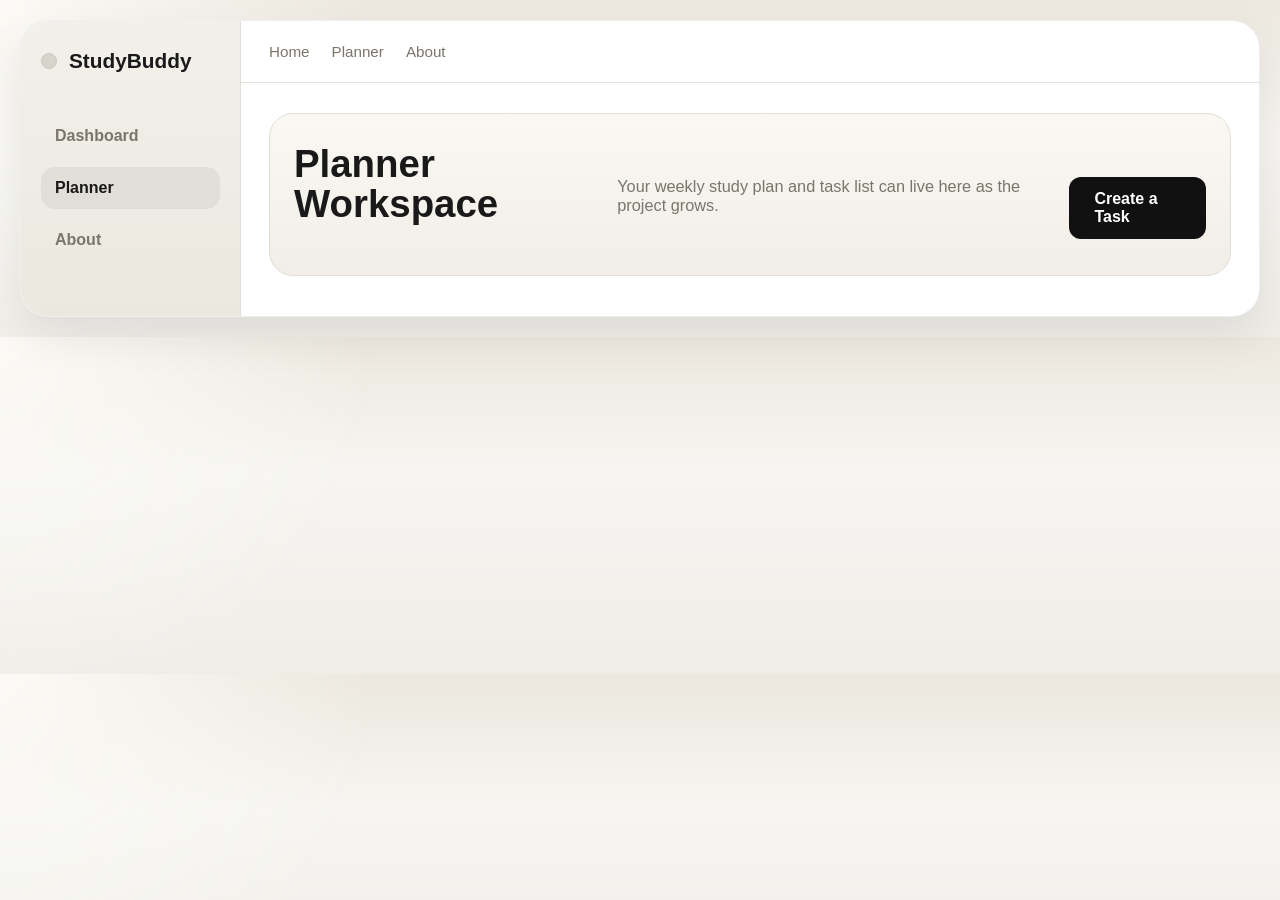
<file: planner.html>
<!DOCTYPE html>
<html lang="en">
<head>
    <meta charset="UTF-8">
    <meta name="viewport" content="width=device-width, initial-scale=1.0">
    <title>Planner | StudyBuddy</title>
    <link rel="stylesheet" href="style.css">
</head>
<body>
    <div class="app-shell">
        <aside class="sidebar">
            <div class="brand">
                <div class="brand-dot"></div>
                <span>StudyBuddy</span>
            </div>

            <nav class="sidebar-nav">
                <a class="nav-item" href="index.html">Dashboard</a>
                <a class="nav-item active" href="planner.html">Planner</a>
                <a class="nav-item" href="about.html">About</a>
            </nav>
        </aside>

        <div class="main-panel">
            <header class="topbar">
                <nav class="top-nav">
                    <a href="index.html">Home</a>
                    <a href="planner.html">Planner</a>
                    <a href="about.html">About</a>
                </nav>
            </header>

            <main class="dashboard">
                <section class="hero">
                    <h1>Planner Workspace</h1>
                    <p>Your weekly study plan and task list can live here as the project grows.</p>
                    <a class="primary-button" href="index.html#add-task">Create a Task</a>
                </section>
            </main>
        </div>
    </div>
</body>
</html>
</file>
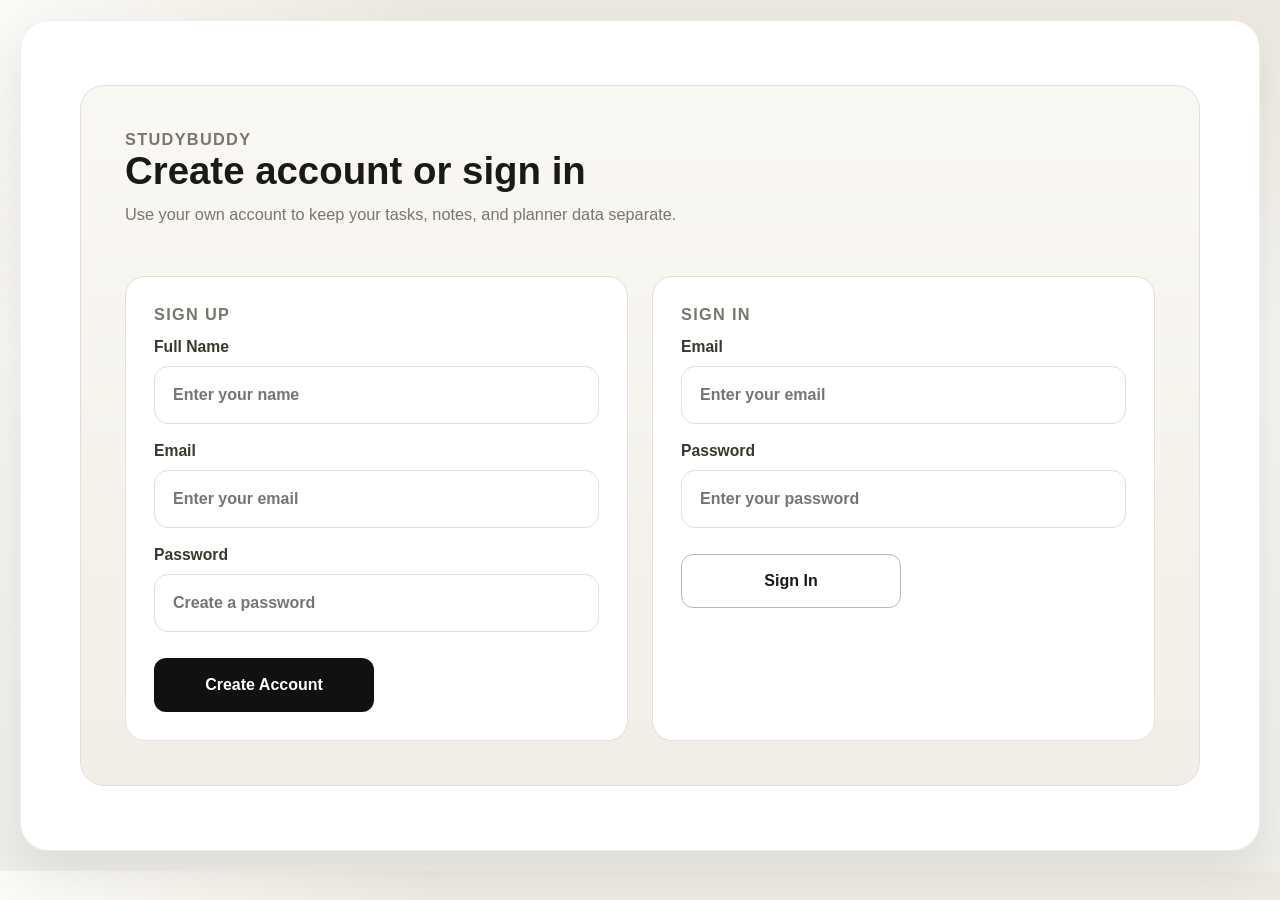
<file: progress.html>
<!DOCTYPE html>
<html lang="en">
<head>
    <meta charset="UTF-8">
    <meta name="viewport" content="width=device-width, initial-scale=1.0">
    <title>Progress | StudyBuddy</title>
    <link rel="stylesheet" href="style.css">
</head>
<body data-page="progress">
    <div class="app-shell">
        <aside class="sidebar">
            <div class="brand">
                <div class="brand-dot"></div>
                <span>StudyBuddy</span>
            </div>
            <nav class="sidebar-nav">
                <a class="nav-item" data-page="dashboard" href="dashboard.html">Dashboard</a>
                <a class="nav-item" data-page="calendar" href="calendar.html">Calendar</a>
                <a class="nav-item" data-page="add-task" href="add-task.html">Add Task</a>
                <a class="nav-item" data-page="progress" href="progress.html">Progress</a>
                <a class="nav-item" data-page="ai" href="ai.html">AI</a>
                <a class="nav-item" data-page="notes" href="notes.html">Notes</a>
                <a class="nav-item" data-page="settings" href="settings.html">Settings</a>
            </nav>
        </aside>
        <div class="main-panel">
            <header class="topbar">
                <nav class="top-nav">
                    <a href="dashboard.html">Dashboard</a>
                    <a href="calendar.html">Calendar</a>
                    <a href="ai.html">AI</a>
                    <a href="notes.html">Notes</a>
                    <a href="settings.html">Settings</a>
                </nav>
                <div class="topbar-actions">
                    <form class="search-box">
                        <input type="search" placeholder="Search progress insights">
                    </form>
                    <button class="ghost-button small-button" type="button" data-logout>Log Out</button>
                </div>
            </header>
            <main class="dashboard">
                <section class="hero">
                    <div class="hero-copy">
                        <p class="eyebrow">Progress Tracking</p>
                        <h1>Study performance snapshot</h1>
                        <p>The analytics view updates from task entries and completion changes so users can see their progress move immediately.</p>
                    </div>
                </section>
                <section class="dashboard-overview content-section">
                    <article class="overview-card mini-stat-card">
                        <p class="card-label">Tasks Completed</p>
                        <strong id="progress-completed-count">0</strong>
                        <span>Completed tasks stored in the planner</span>
                    </article>
                    <article class="overview-card mini-stat-card">
                        <p class="card-label">Total Study Hours</p>
                        <strong id="progress-total-hours">0.0 hrs</strong>
                        <span>Combined planned and completed study hours</span>
                    </article>
                    <article class="overview-card mini-stat-card">
                        <p class="card-label">Average Study Hours</p>
                        <strong id="progress-average-hours">0.0 hrs</strong>
                        <span>Average workload across tasks</span>
                    </article>
                </section>
                <section class="content-section">
                    <div class="chart-grid">
                        <article class="chart-card">
                            <h3>Study Load by Day</h3>
                            <p>Daily study capacity against your weekly plan</p>
                            <div class="bar-chart" id="progress-bar-chart"></div>
                            <div class="chart-axis">
                                <span>This Week</span>
                                <span>Daily Capacity</span>
                            </div>
                        </article>
                        <article class="chart-card">
                            <h3>Hours by Subject</h3>
                            <p>Distribution across modules</p>
                            <div class="pie-chart" id="subject-pie-chart"></div>
                            <ul class="subject-legend" id="subject-legend"></ul>
                        </article>
                    </div>
                </section>
                <section class="content-section">
                    <div class="section-heading">
                        <h2>Module Workload</h2>
                        <span class="section-caption">Subjects generated from stored tasks and planner activity</span>
                    </div>
                    <div class="dashboard-overview" id="module-grid"></div>
                </section>
            </main>
            <footer class="footer">
                <a href="dashboard.html">Dashboard</a>
                <a href="calendar.html">Calendar</a>
                <a href="notes.html">Notes</a>
            </footer>
        </div>
    </div>
    <script src="script.js"></script>
</body>
</html>
</file>
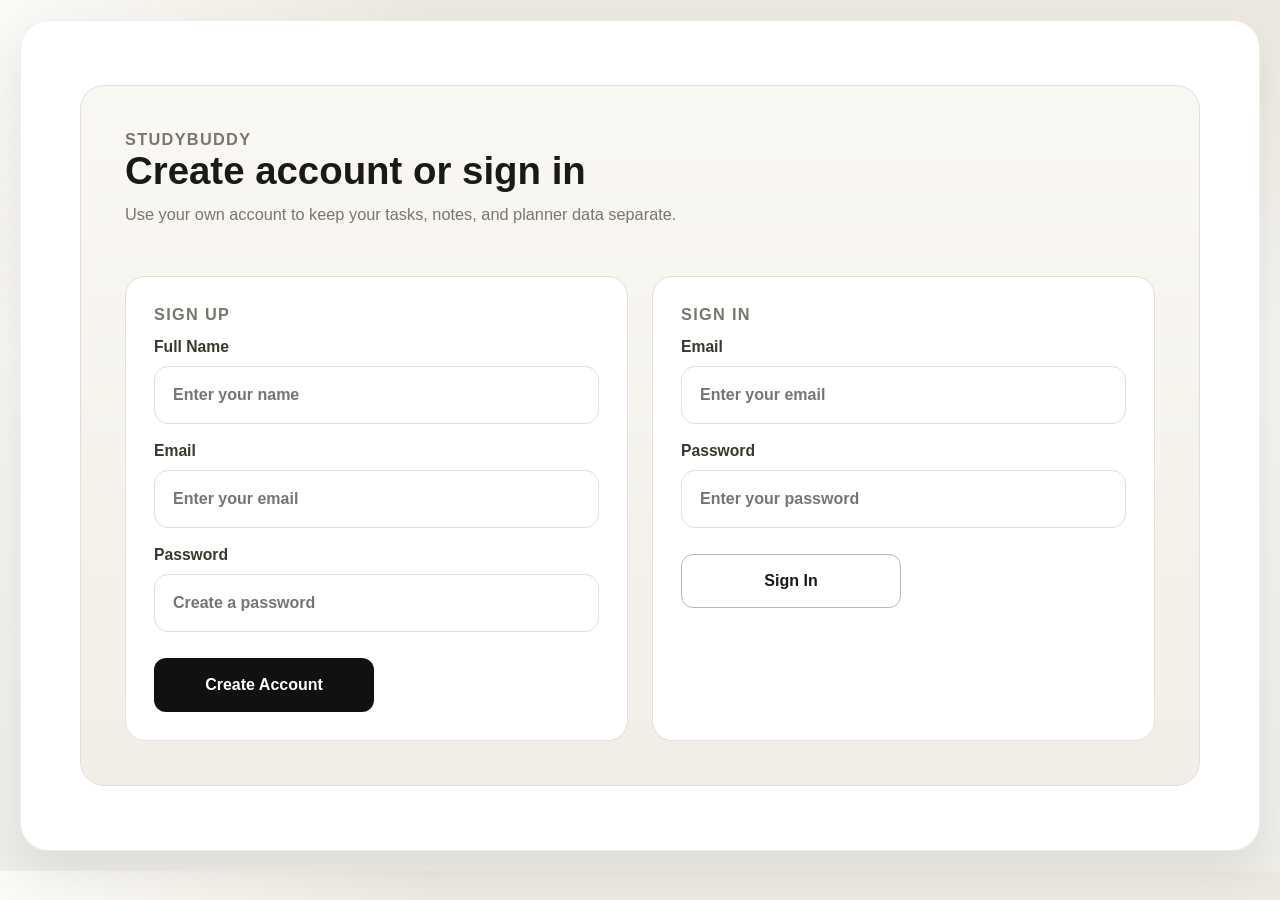
<file: settings.html>
<!DOCTYPE html>
<html lang="en">
<head>
    <meta charset="UTF-8">
    <meta name="viewport" content="width=device-width, initial-scale=1.0">
    <title>Settings | StudyBuddy</title>
    <link rel="stylesheet" href="style.css">
</head>
<body data-page="settings">
    <div class="app-shell">
        <aside class="sidebar">
            <div class="brand">
                <div class="brand-dot"></div>
                <span>StudyBuddy</span>
            </div>
            <nav class="sidebar-nav">
                <a class="nav-item" data-page="dashboard" href="dashboard.html">Dashboard</a>
                <a class="nav-item" data-page="calendar" href="calendar.html">Calendar</a>
                <a class="nav-item" data-page="add-task" href="add-task.html">Add Task</a>
                <a class="nav-item" data-page="progress" href="progress.html">Progress</a>
                <a class="nav-item" data-page="ai" href="ai.html">AI</a>
                <a class="nav-item" data-page="notes" href="notes.html">Notes</a>
                <a class="nav-item" data-page="settings" href="settings.html">Settings</a>
            </nav>
        </aside>
        <div class="main-panel">
            <header class="topbar">
                <nav class="top-nav">
                    <a href="dashboard.html">Dashboard</a>
                    <a href="progress.html">Progress</a>
                    <a href="ai.html">AI</a>
                    <a href="notes.html">Notes</a>
                </nav>
                <div class="topbar-actions">
                    <form class="search-box">
                        <input type="search" placeholder="Search settings">
                    </form>
                    <button class="ghost-button small-button" type="button" data-logout>Log Out</button>
                </div>
            </header>
            <main class="dashboard">
                <section class="hero">
                    <div class="hero-copy">
                        <p class="eyebrow">Planner Settings</p>
                        <h1>Configure your AI planner</h1>
                        <p>Adjust daily study hours, preferred study times, and difficulty weighting to influence the generated schedule and task scores.</p>
                    </div>
                </section>
                <section class="content-section page-grid">
                    <section class="panel-card">
                        <div class="section-heading compact-heading">
                            <div>
                                <p class="card-label">Preferences</p>
                                <h2>Study settings</h2>
                            </div>
                        </div>
                        <form class="settings-form" id="settings-form">
                            <label>
                                Daily Study Hours
                                <input id="daily-study-hours" type="number" min="1" max="12" step="0.5" required>
                            </label>
                            <label>
                                Preferred Study Time
                                <input id="preferred-study-time" type="text" placeholder="18:00-20:00" required>
                            </label>
                            <label>
                                Task Difficulty Weighting
                                <select id="difficulty-weighting">
                                    <option value="0.75">Light</option>
                                    <option value="1">Balanced</option>
                                    <option value="1.25">High Focus</option>
                                    <option value="1.5">Intensive</option>
                                </select>
                            </label>
                            <div class="form-actions">
                                <button class="primary-button button-reset" type="submit">Save Settings</button>
                            </div>
                        </form>
                    </section>
                    <section class="setting-card">
                        <p class="card-label">Current Output</p>
                        <h3 class="setting-highlight">Changes recalculate the planner immediately.</h3>
                        <p class="setting-copy">The dashboard, weekly calendar, progress charts, and study plan all refresh from these settings.</p>
                    </section>
                </section>
                <section class="content-section stats-section">
                    <h2>Current Study Statistics</h2>
                    <div class="stats-grid">
                        <article class="stat-card">
                            <p>Total Tasks</p>
                            <strong id="settings-total-tasks">0</strong>
                        </article>
                        <article class="stat-card">
                            <p>Tasks Completed</p>
                            <strong id="settings-completed-tasks">0</strong>
                        </article>
                        <article class="stat-card">
                            <p>Upcoming Deadlines</p>
                            <strong id="settings-deadlines">0</strong>
                        </article>
                    </div>
                </section>
            </main>
            <footer class="footer">
                <a href="dashboard.html">Dashboard</a>
                <a href="progress.html">Progress</a>
                <a href="notes.html">Notes</a>
            </footer>
        </div>
    </div>
    <script src="script.js"></script>
</body>
</html>
</file>
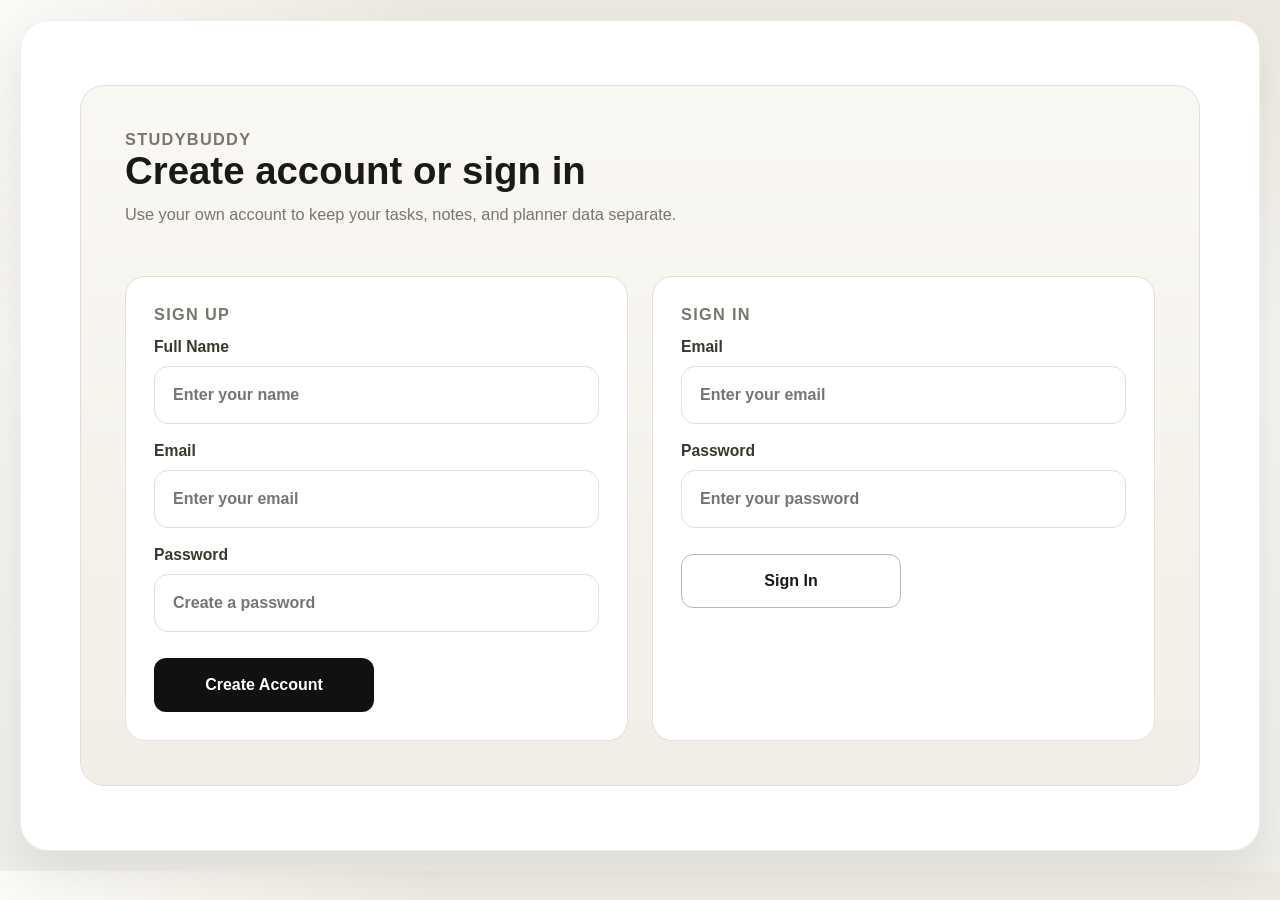
<file: storage.html>
<!DOCTYPE html>
<html lang="en">
<head>
    <meta charset="UTF-8">
    <meta name="viewport" content="width=device-width, initial-scale=1.0">
    <title>Storage Debug | StudyBuddy</title>
    <link rel="stylesheet" href="style.css">
</head>
<body data-page="storage">
    <div class="app-shell">
        <aside class="sidebar">
            <div class="brand">
                <div class="brand-dot"></div>
                <span>StudyBuddy</span>
            </div>
            <nav class="sidebar-nav">
                <a class="nav-item" data-page="dashboard" href="dashboard.html">Dashboard</a>
                <a class="nav-item" data-page="calendar" href="calendar.html">Calendar</a>
                <a class="nav-item" data-page="add-task" href="add-task.html">Add Task</a>
                <a class="nav-item" data-page="progress" href="progress.html">Progress</a>
                <a class="nav-item" data-page="notes" href="notes.html">Notes</a>
                <a class="nav-item" data-page="settings" href="settings.html">Settings</a>
            </nav>
        </aside>
        <div class="main-panel">
            <header class="topbar">
                <nav class="top-nav">
                    <a href="dashboard.html">Dashboard</a>
                    <a href="calendar.html">Calendar</a>
                    <a href="settings.html">Settings</a>
                </nav>
                <div class="topbar-actions">
                    <p class="debug-pill">Debug only</p>
                    <button class="ghost-button small-button" type="button" data-logout>Log Out</button>
                </div>
            </header>
            <main class="dashboard">
                <section class="hero">
                    <div class="hero-copy">
                        <p class="eyebrow">Storage Debug</p>
                        <h1>Hidden local JSON data</h1>
                        <p>This page is kept out of user navigation and only opens when the debug query is used.</p>
                    </div>
                </section>
                <section class="content-section storage-grid">
                    <article class="overview-card mini-stat-card">
                        <p class="card-label">Stored Tasks</p>
                        <strong id="storage-task-count">0</strong>
                        <span>Tasks saved in local storage</span>
                    </article>
                    <article class="overview-card mini-stat-card">
                        <p class="card-label">Modules</p>
                        <strong id="storage-module-count">0</strong>
                        <span>Subjects derived from the task list</span>
                    </article>
                    <article class="overview-card mini-stat-card">
                        <p class="card-label">Study Plans</p>
                        <strong id="storage-plan-count">0</strong>
                        <span>Generated study blocks in this cycle</span>
                    </article>
                </section>
                <section class="content-section">
                    <div class="section-heading">
                        <h2>Stored JSON</h2>
                        <span class="section-caption">users, tasks, modules, settings, studyPlans, and notes</span>
                    </div>
                    <article class="json-card">
                        <pre id="storage-dump"></pre>
                    </article>
                </section>
            </main>
        </div>
    </div>
    <script src="script.js"></script>
</body>
</html>
</file>
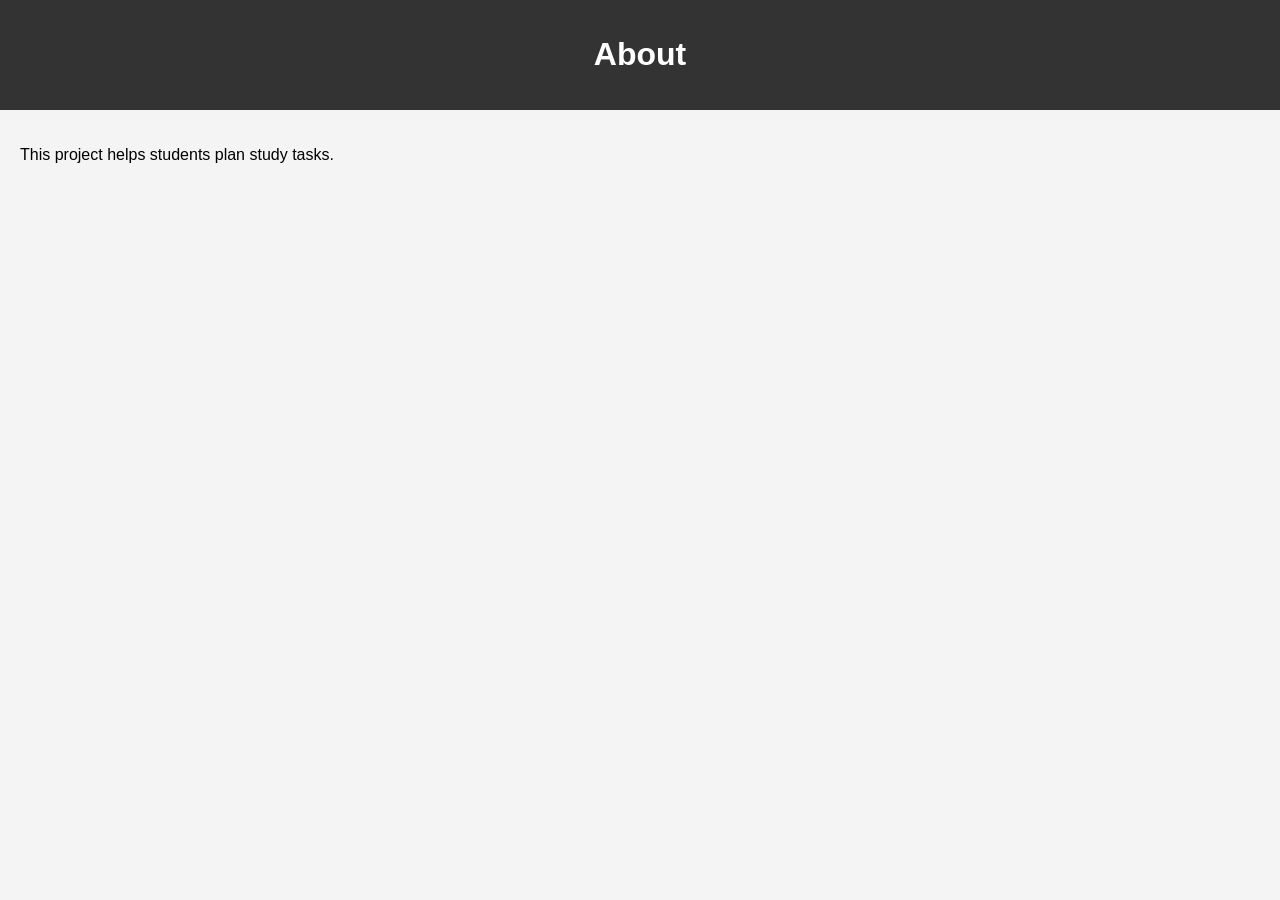
<file: web/about.html>
<!DOCTYPE html>
<html>
<head>
    <title>About</title>
    <link rel="stylesheet" href="style.css">
</head>
<body>

<header>
    <h1>About</h1>
</header>

<main>
    <p>This project helps students plan study tasks.</p>
</main>

</body>
</html>
</file>
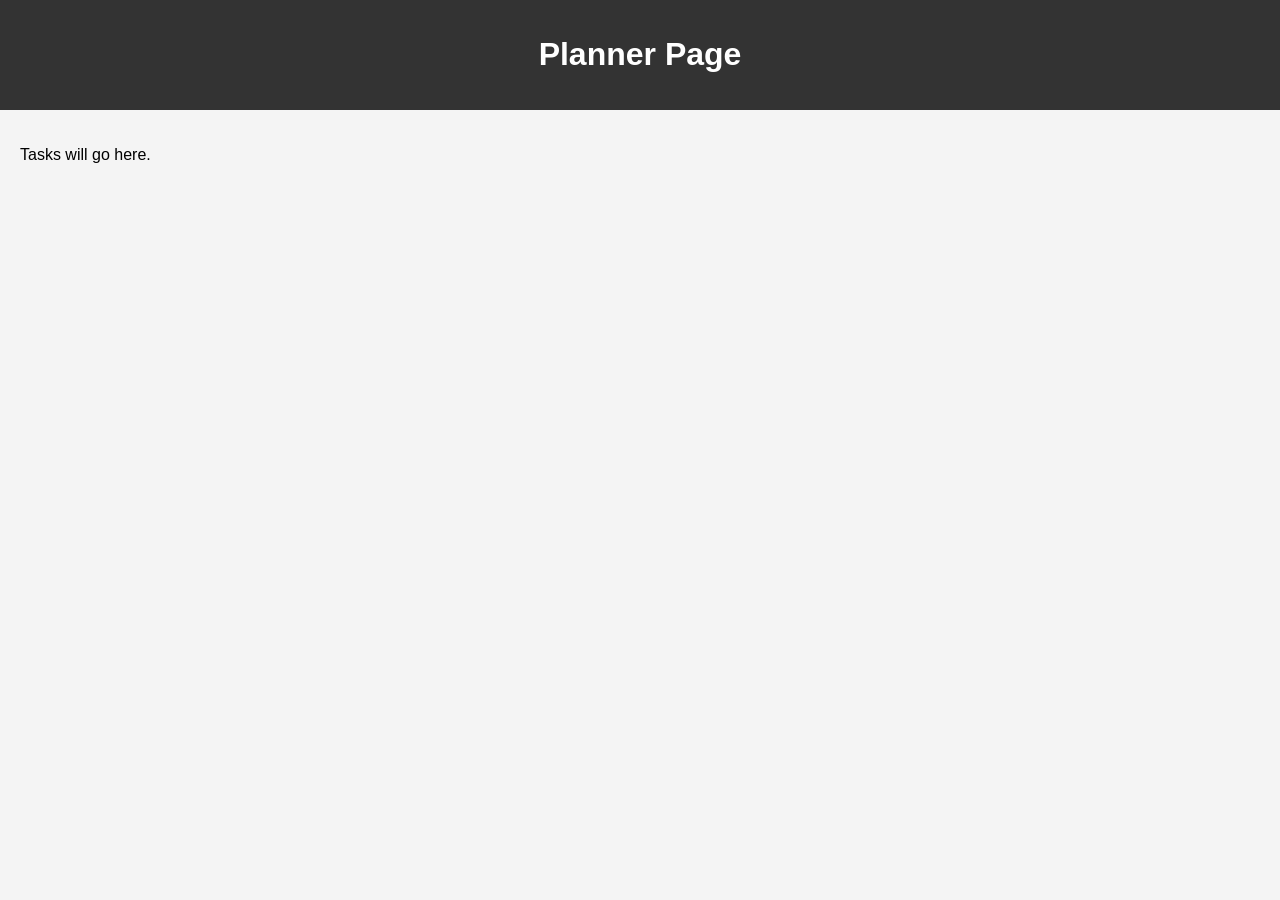
<file: web/planner.html>
<!DOCTYPE html>
<html>
<head>
    <title>Planner</title>
    <link rel="stylesheet" href="style.css">
</head>
<body>

<header>
    <h1>Planner Page</h1>
</header>

<main>
    <p>Tasks will go here.</p>
</main>

</body>
</html>
</file>
<file: style.css>
:root {
    --bg: #f4f3ef;
    --panel: #ffffff;
    --panel-soft: #f8f8f5;
    --sidebar: #efeee9;
    --line: #e2dfd8;
    --text: #191919;
    --muted: #7a756d;
    --shadow: 0 18px 45px rgba(19, 19, 19, 0.08);
}

* {
    box-sizing: border-box;
}

html {
    scroll-behavior: smooth;
}

body {
    margin: 0;
    font-family: "Trebuchet MS", "Segoe UI", sans-serif;
    background:
        radial-gradient(circle at top left, #fbfaf6 0%, rgba(251, 250, 246, 0) 28%),
        linear-gradient(180deg, #ece8df 0%, #f6f5f1 40%, #efede8 100%);
    color: var(--text);
}

body[data-page="login"] .app-shell {
    grid-template-columns: 1fr;
    max-width: 1280px;
}

a {
    color: inherit;
    text-decoration: none;
}

button,
input,
select,
textarea {
    font: inherit;
}

.app-shell {
    width: min(1240px, calc(100% - 32px));
    margin: 20px auto;
    display: grid;
    grid-template-columns: 220px 1fr;
    background: var(--panel);
    border: 1px solid rgba(25, 25, 25, 0.07);
    border-radius: 28px;
    overflow: hidden;
    box-shadow: var(--shadow);
}

.sidebar {
    background: linear-gradient(180deg, #f2f0ea 0%, #ebe8e0 100%);
    padding: 28px 20px;
    border-right: 1px solid var(--line);
}

.brand {
    display: flex;
    align-items: center;
    gap: 12px;
    font-size: 1.3rem;
    font-weight: 700;
    margin-bottom: 42px;
}

.brand-dot {
    width: 16px;
    height: 16px;
    border-radius: 50%;
    background: #d7d4cc;
    border: 1px solid #cbc7be;
}

.sidebar-nav {
    display: grid;
    gap: 10px;
}

.nav-item {
    padding: 12px 14px;
    border-radius: 14px;
    color: var(--muted);
    font-weight: 600;
    transition: background-color 0.2s ease, color 0.2s ease;
}

.nav-item:hover,
.nav-item.active {
    background: rgba(25, 25, 25, 0.06);
    color: var(--text);
}

.main-panel {
    display: flex;
    flex-direction: column;
    min-width: 0;
}

.topbar {
    display: flex;
    justify-content: space-between;
    align-items: center;
    gap: 18px;
    padding: 22px 28px;
    border-bottom: 1px solid var(--line);
}

.top-nav {
    display: flex;
    flex-wrap: wrap;
    gap: 22px;
    font-size: 0.95rem;
    color: var(--muted);
}

.top-nav a:hover {
    color: var(--text);
}

.topbar-actions {
    display: flex;
    align-items: center;
    gap: 12px;
}

.search-box input {
    width: 240px;
    max-width: 100%;
    padding: 10px 14px;
    border: 1px solid var(--line);
    border-radius: 999px;
    background: var(--panel-soft);
    outline: none;
}

.debug-pill {
    margin: 0;
    padding: 10px 14px;
    border-radius: 999px;
    background: var(--panel-soft);
    color: var(--muted);
    font-size: 0.88rem;
    font-weight: 700;
}

.dashboard {
    padding: 30px 28px 40px;
}

body[data-page="notes"] .app-shell,
body[data-page="ai"] .app-shell {
    width: min(1500px, calc(100% - 28px));
}

.hero {
    display: flex;
    justify-content: space-between;
    align-items: end;
    gap: 24px;
    padding: 30px 24px 36px;
    background: linear-gradient(180deg, #faf8f3 0%, #f1eee7 100%);
    border: 1px solid var(--line);
    border-radius: 24px;
}

.hero h1,
.content-section h2,
.stats-section h2 {
    margin: 0 0 14px;
    font-size: clamp(2rem, 3vw, 2.8rem);
    line-height: 1.05;
}

.hero-copy {
    max-width: 620px;
}

.eyebrow,
.card-label {
    margin: 0 0 10px;
    color: var(--muted);
    text-transform: uppercase;
    letter-spacing: 0.08em;
    font-size: 0.78rem;
    font-weight: 700;
}

.hero p,
.page-copy,
.page-lead {
    margin: 0 0 24px;
    color: var(--muted);
    font-size: 1.02rem;
}

.hero-actions,
.filter-row {
    display: flex;
    flex-wrap: wrap;
    gap: 12px;
}

.primary-button,
.secondary-button,
.ghost-button {
    display: inline-flex;
    align-items: center;
    justify-content: center;
    padding: 12px 24px;
    border-radius: 12px;
    border: 1px solid transparent;
    font-weight: 700;
    cursor: pointer;
}

.primary-button {
    background: #111111;
    color: #ffffff;
}

.secondary-button {
    background: #111111;
    color: #ffffff;
}

.ghost-button {
    background: transparent;
    border-color: #bdb7ad;
    color: var(--text);
}

.button-reset {
    border: none;
}

.small-button {
    padding: 10px 18px;
}

.content-section {
    padding: 34px 0;
    border-top: 1px solid var(--line);
}

.dashboard-overview {
    display: grid;
    grid-template-columns: 1.4fr 1fr;
    gap: 20px;
    align-items: stretch;
}

.overview-card-grid,
.storage-grid {
    display: grid;
    gap: 20px;
}

.overview-card,
.panel-card,
.analytics-card,
.table-card,
.json-card,
.calendar-day-card,
.setting-card {
    background: linear-gradient(180deg, #ffffff 0%, #fbfaf7 100%);
    border: 1px solid var(--line);
    border-radius: 22px;
    box-shadow: 0 12px 25px rgba(17, 17, 17, 0.04);
}

.overview-card,
.setting-card,
.table-card,
.json-card {
    padding: 24px;
}

.spotlight-card h2 {
    margin-top: 0;
    text-align: left;
}

.spotlight-card p:last-child,
.mini-stat-card span,
.section-caption,
.priority-meta,
.analytics-card span,
.task-meta,
.table-card td,
.setting-copy,
.subject-legend li,
.calendar-slot span,
.storage-note {
    color: var(--muted);
}

.mini-stat-card strong,
.analytics-card strong,
.stat-card strong,
.setting-highlight {
    display: block;
    margin: 6px 0 8px;
    font-size: 2rem;
}

.content-section h2,
.stats-section h2 {
    text-align: center;
    font-size: clamp(1.8rem, 2.6vw, 2.3rem);
}

.deadline-grid,
.stats-grid,
.calendar-week-grid,
.storage-grid {
    display: grid;
    gap: 20px;
    grid-template-columns: repeat(3, minmax(0, 1fr));
}

.deadline-card,
.task-card,
.chart-card,
.stat-card {
    background: linear-gradient(180deg, #ffffff 0%, #fbfaf7 100%);
    border: 1px solid var(--line);
    border-radius: 22px;
    padding: 24px;
    box-shadow: 0 12px 25px rgba(17, 17, 17, 0.04);
}

.deadline-card,
.task-card {
    text-align: center;
}

.deadline-card h3,
.task-card h3,
.chart-card h3,
.calendar-day-card h3 {
    margin: 16px 0 8px;
    font-size: 1.12rem;
}

.deadline-card p,
.task-card p,
.chart-card p,
.user-summary p,
.stat-card p,
.quote-panel p,
.calendar-slot p,
.login-panel p {
    margin: 0;
    color: var(--muted);
}

.deadline-card strong {
    display: block;
    margin-top: 12px;
    font-size: 1.08rem;
}

.icon-badge {
    width: 70px;
    height: 70px;
    border-radius: 50%;
    margin: 0 auto;
    display: grid;
    place-items: center;
    background: linear-gradient(180deg, #f1efe9 0%, #e4e0d7 100%);
    color: #38332d;
    font-weight: 800;
    letter-spacing: 0.06em;
}

.section-heading {
    display: flex;
    justify-content: space-between;
    align-items: center;
    gap: 18px;
    margin-bottom: 26px;
}

.compact-heading {
    margin-bottom: 22px;
    align-items: start;
}

.section-heading h2 {
    margin: 0;
    text-align: left;
}

.section-caption {
    font-size: 0.96rem;
}

.insights-layout,
.layout-grid,
.settings-grid,
.page-grid {
    display: grid;
    grid-template-columns: 1.5fr 0.9fr;
    gap: 22px;
}

.notes-grid {
    display: grid;
    grid-template-columns: 1.35fr 1fr;
    gap: 22px;
}

.notes-workspace {
    display: grid;
    grid-template-columns: minmax(0, 1.65fr) minmax(320px, 0.85fr);
    gap: 24px;
    align-items: start;
}

.notes-workspace-expanded {
    grid-template-columns: minmax(0, 2.2fr) minmax(280px, 0.7fr);
    gap: 26px;
}

.panel-card {
    padding: 24px;
}

.study-plan-grid,
.study-plan-list {
    display: grid;
    grid-template-columns: repeat(2, minmax(0, 1fr));
    gap: 18px;
}

.study-plan-card,
.calendar-slot {
    padding: 18px;
    border: 1px solid var(--line);
    border-radius: 18px;
    background: #ffffff;
}

.study-plan-card h3 {
    margin: 0 0 10px;
    font-size: 1.05rem;
}

.study-plan-card p {
    margin: 0 0 8px;
}

.study-plan-card .priority-tag {
    margin-top: 10px;
}

.empty-card {
    grid-column: 1 / -1;
}

.priority-board {
    display: grid;
    grid-template-columns: repeat(2, minmax(0, 1fr));
    gap: 18px;
}

.priority-column {
    padding: 18px;
    border: 1px solid var(--line);
    border-radius: 18px;
    background: var(--panel-soft);
}

.priority-column h3 {
    margin: 0 0 14px;
    font-size: 1.02rem;
}

.priority-stack,
.calendar-slots {
    display: grid;
    gap: 12px;
}

.priority-task {
    padding: 16px;
    border-radius: 16px;
    background: #ffffff;
    border: 1px solid var(--line);
}

.priority-task h4 {
    margin: 0 0 8px;
    font-size: 1rem;
}

.priority-task p,
.priority-task strong {
    display: block;
    margin: 0;
}

.priority-task strong {
    margin-top: 10px;
    font-size: 0.94rem;
}

.priority-tag {
    display: inline-flex;
    align-items: center;
    padding: 6px 10px;
    border-radius: 999px;
    background: #efebe2;
    font-size: 0.8rem;
    font-weight: 700;
}

.priority-column.urgent .priority-tag,
.calendar-slot.urgent {
    background: #f0dfd9;
}

.priority-column.high .priority-tag,
.calendar-slot.high {
    background: #ece5d5;
}

.priority-column.medium .priority-tag,
.calendar-slot.medium {
    background: #e8ebe0;
}

.priority-column.low .priority-tag,
.calendar-slot.low {
    background: #e3e9ea;
}

.analytics-grid {
    display: grid;
    gap: 18px;
}

.analytics-card {
    padding: 22px;
}

.analytics-card p {
    margin: 0;
}

.quick-task-panel .task-form,
.settings-form {
    max-width: none;
}

.task-layout {
    display: grid;
    grid-template-columns: 0.95fr 1.5fr;
    gap: 24px;
    align-items: start;
}

.user-summary {
    display: flex;
    align-items: center;
    gap: 18px;
    min-height: 100%;
    padding: 28px;
    border: 1px solid var(--line);
    border-radius: 22px;
    background: var(--panel-soft);
}

.user-summary h3,
.login-panel h2 {
    margin: 0 0 6px;
    font-size: 1.15rem;
}

.avatar-placeholder {
    width: 64px;
    height: 64px;
    border-radius: 50%;
    background: linear-gradient(180deg, #e6e3db 0%, #d4d0c6 100%);
}

.task-card-row {
    display: grid;
    grid-template-columns: repeat(2, minmax(0, 1fr));
    gap: 20px;
}

.task-form,
.settings-form,
.login-form {
    max-width: 920px;
    margin: 0 auto;
    display: grid;
    grid-template-columns: repeat(4, minmax(0, 1fr));
    gap: 18px;
    align-items: end;
}

.login-form {
    grid-template-columns: repeat(2, minmax(0, 1fr));
}

.task-form label,
.settings-form label,
.login-form label {
    display: grid;
    gap: 8px;
    font-weight: 600;
    color: #3b372f;
}

.notes-form {
    display: grid;
    gap: 18px;
}

.notes-meta-grid {
    display: grid;
    grid-template-columns: repeat(3, minmax(0, 1fr));
    gap: 18px;
}

.notes-form-expanded {
    gap: 22px;
}

.notes-form label {
    display: grid;
    gap: 8px;
    font-weight: 600;
    color: #3b372f;
}

.task-form input[type="text"],
.task-form input[type="date"],
.task-form input[type="number"],
.task-form select,
.settings-form input,
.settings-form select,
.login-form input,
.notes-form input,
.notes-form select,
.notes-form textarea {
    width: 100%;
    padding: 12px 14px;
    border: 1px solid var(--line);
    border-radius: 12px;
    background: #ffffff;
}

.notes-form textarea {
    resize: vertical;
    min-height: 760px;
    padding: 28px 30px;
    line-height: 1.8;
    font-size: 1.02rem;
    background: linear-gradient(180deg, #fffefb 0%, #ffffff 100%);
}

.notes-body-label {
    grid-column: 1 / -1;
}

.notes-editor-card {
    min-height: 100%;
    padding: 28px;
}

.notes-editor-status {
    margin-bottom: 16px;
    color: var(--muted);
    font-weight: 700;
}

.notes-side-panel {
    position: sticky;
    top: 24px;
    align-self: start;
}

.notes-toolbar {
    display: flex;
    flex-wrap: wrap;
    gap: 10px;
    margin-bottom: 20px;
}

.notes-toolbar-pill {
    display: inline-flex;
    align-items: center;
    padding: 9px 12px;
    border-radius: 999px;
    background: var(--panel-soft);
    color: var(--muted);
    font-size: 0.86rem;
    font-weight: 700;
}

.widget-stack {
    display: grid;
    gap: 16px;
}

.side-widget {
    padding: 18px;
    border: 1px solid var(--line);
    border-radius: 18px;
    background: linear-gradient(180deg, #ffffff 0%, #eef4fb 100%);
    box-shadow: var(--card-shadow);
}

.side-widget h3,
.ai-placeholder h3 {
    margin: 0 0 8px;
}

.ai-workspace-grid {
    display: grid;
    grid-template-columns: minmax(0, 1.7fr) minmax(280px, 0.7fr);
    gap: 24px;
}

.ai-canvas {
    min-height: 760px;
}

.ai-placeholder {
    min-height: 620px;
    padding: 28px;
    border: 1px dashed var(--line);
    border-radius: 22px;
    background: linear-gradient(180deg, #f8fbff 0%, #edf4fb 100%);
    display: flex;
    flex-direction: column;
    justify-content: center;
}

.ai-generator-form textarea {
    min-height: 140px;
    resize: vertical;
}

.ai-result-shell {
    display: grid;
    gap: 18px;
    margin-top: 22px;
}

.ai-result-card {
    padding: 22px;
    border: 1px solid var(--line);
    border-radius: 20px;
    background: linear-gradient(180deg, #ffffff 0%, #f3f8fe 100%);
    box-shadow: var(--card-shadow);
}

.ai-result-card h3,
.ai-session-card h4 {
    margin: 0 0 10px;
}

.ai-session-list {
    display: grid;
    gap: 14px;
}

.ai-session-card {
    padding: 18px;
    border: 1px solid var(--line);
    border-radius: 18px;
    background: linear-gradient(180deg, #ffffff 0%, #f7fbff 100%);
    box-shadow: 0 12px 22px rgba(13, 26, 43, 0.08);
}

.ai-session-topline {
    display: flex;
    justify-content: space-between;
    align-items: center;
    gap: 14px;
    margin-bottom: 10px;
}

.form-actions {
    grid-column: 1 / -1;
    display: flex;
    justify-content: center;
    gap: 14px;
    margin-top: 6px;
}

.task-card {
    text-align: left;
}

.task-card h3 {
    margin-top: 0;
}

.task-card .priority-tag {
    margin-top: 14px;
}

.chart-grid {
    display: grid;
    grid-template-columns: repeat(2, minmax(0, 1fr));
    gap: 22px;
}

.bar-chart {
    height: 220px;
    margin-top: 22px;
    display: flex;
    align-items: end;
    gap: 14px;
    padding: 18px 6px 0;
    border-bottom: 1px solid #c9c4ba;
}

.bar-chart span {
    flex: 1;
    border-radius: 10px 10px 0 0;
    background: linear-gradient(180deg, #9c9b99 0%, #707070 100%);
}

.pie-chart {
    width: min(240px, 100%);
    aspect-ratio: 1;
    margin: 18px auto 6px;
    border-radius: 50%;
    background: conic-gradient(#d9d5cd 0 100%);
}

.chart-axis {
    display: flex;
    justify-content: space-between;
    margin-top: 12px;
    color: var(--muted);
    font-size: 0.92rem;
}

.subject-legend {
    margin: 16px 0 0;
    padding-left: 18px;
}

.quote-panel {
    margin: 10px 0 8px;
    padding: 46px 24px;
    background: linear-gradient(180deg, #efeee9 0%, #e8e5dc 100%);
    border: 1px solid var(--line);
    border-radius: 24px;
    text-align: center;
}

.stats-section {
    padding-bottom: 18px;
}

.stat-card {
    text-align: left;
}

.footer {
    display: flex;
    justify-content: center;
    flex-wrap: wrap;
    gap: 28px;
    padding: 24px 28px 34px;
    color: var(--muted);
}

.footer a:hover {
    color: var(--text);
}

.calendar-day-card {
    padding: 20px;
}

.calendar-day-header {
    display: flex;
    justify-content: space-between;
    align-items: center;
    gap: 12px;
    margin-bottom: 16px;
}

.calendar-day-header span {
    font-weight: 700;
}

.table-wrap {
    overflow-x: auto;
}

.action-button {
    white-space: nowrap;
}

table {
    width: 100%;
    border-collapse: collapse;
}

th,
td {
    padding: 14px 10px;
    text-align: left;
    border-bottom: 1px solid var(--line);
}

th {
    color: #3b372f;
    font-size: 0.9rem;
}

pre {
    margin: 0;
    white-space: pre-wrap;
    word-break: break-word;
    font-family: "SFMono-Regular", Consolas, monospace;
    font-size: 0.92rem;
    line-height: 1.55;
}

.notes-list {
    display: grid;
    gap: 16px;
}

.note-card {
    padding: 20px;
    border: 1px solid var(--line);
    border-radius: 18px;
    background: #ffffff;
}

.note-card.expanded {
    border-color: #c8c1b5;
    box-shadow: 0 12px 25px rgba(17, 17, 17, 0.05);
}

.note-card h3 {
    margin: 0;
}

.note-card p:last-child {
    margin-bottom: 0;
}

.note-card-header {
    display: flex;
    justify-content: space-between;
    align-items: start;
    gap: 16px;
}

.note-card-actions {
    display: flex;
    gap: 8px;
    flex-wrap: wrap;
}

.note-card-preview {
    margin-top: 12px;
}

.notes-stat {
    min-width: 220px;
}

.login-layout {
    padding: 64px 36px;
}

.login-panel {
    max-width: 1120px;
    margin: 0 auto;
    padding: 44px;
    border: 1px solid var(--line);
    border-radius: 24px;
    background: linear-gradient(180deg, #faf8f3 0%, #f1eee7 100%);
}

.login-panel .form-actions {
    justify-content: flex-start;
}

.auth-grid {
    display: grid;
    grid-template-columns: repeat(2, minmax(0, 1fr));
    gap: 24px;
    margin-top: 28px;
}

.auth-card {
    padding: 28px;
    border: 1px solid var(--line);
    border-radius: 20px;
    background: #ffffff;
}

.auth-form {
    max-width: none;
    margin: 0;
    grid-template-columns: 1fr;
    gap: 18px;
}

.auth-span {
    grid-column: 1 / -1;
}

.auth-message {
    min-height: 24px;
    margin: 14px 0 0;
    color: #3b372f;
    font-weight: 600;
}

.error-text {
    color: #8b4135;
}

body[data-page="login"] .login-panel h2 {
    font-size: clamp(2.2rem, 3vw, 3rem);
    margin-bottom: 12px;
}

body[data-page="login"] .login-panel p {
    font-size: 1.02rem;
}

body[data-page="login"] .auth-card .card-label {
    margin-bottom: 14px;
}

body[data-page="login"] .auth-form label {
    gap: 10px;
    font-size: 0.98rem;
}

body[data-page="login"] .login-form input {
    min-height: 58px;
    padding: 15px 18px;
    font-size: 1rem;
    border-radius: 14px;
}

body[data-page="login"] .auth-form .form-actions {
    justify-content: flex-start;
    margin-top: 8px;
}

body[data-page="login"] .auth-form .primary-button,
body[data-page="login"] .auth-form .ghost-button {
    min-width: 220px;
    min-height: 54px;
}

@media (max-width: 1040px) {
    .app-shell {
        grid-template-columns: 1fr;
    }

    .sidebar {
        border-right: none;
        border-bottom: 1px solid var(--line);
    }

    .task-layout,
    .dashboard-overview,
    .insights-layout,
    .layout-grid,
    .study-plan-grid,
    .study-plan-list,
    .priority-board,
    .deadline-grid,
    .chart-grid,
    .stats-grid,
    .task-form,
    .settings-form,
    .page-grid,
    .notes-grid,
    .notes-meta-grid,
    .notes-workspace,
    .ai-workspace-grid,
    .settings-grid,
    .calendar-week-grid,
    .storage-grid,
    .login-form,
    .auth-grid {
        grid-template-columns: 1fr;
    }
}

@media (max-width: 760px) {
    .app-shell {
        width: calc(100% - 20px);
        margin: 10px auto;
        border-radius: 22px;
    }

    .topbar,
    .dashboard,
    .footer,
    .login-layout {
        padding-left: 18px;
        padding-right: 18px;
    }

    .topbar,
    .section-heading {
        flex-direction: column;
        align-items: flex-start;
    }

    .topbar-actions {
        width: 100%;
        flex-direction: column;
        align-items: stretch;
    }

    .hero {
        align-items: flex-start;
        flex-direction: column;
    }

    .notes-side-panel {
        position: static;
    }

    .search-box,
    .search-box input,
    .primary-button,
    .secondary-button,
    .ghost-button {
        width: 100%;
    }

    .task-card-row {
        grid-template-columns: 1fr;
    }

    .form-actions {
        flex-direction: column;
    }
}
</file>
<file: web/style.css>
body {
    font-family: Arial;
    margin: 0;
    background-color: #f4f4f4;
}

header {
    background-color: #333;
    color: white;
    padding: 15px;
    text-align: center;
}

nav a {
    color: white;
    margin: 10px;
    text-decoration: none;
}

main {
    padding: 20px;
}

button {
    padding: 10px;
    background-color: blue;
    color: white;
    border: none;
}
</file>
